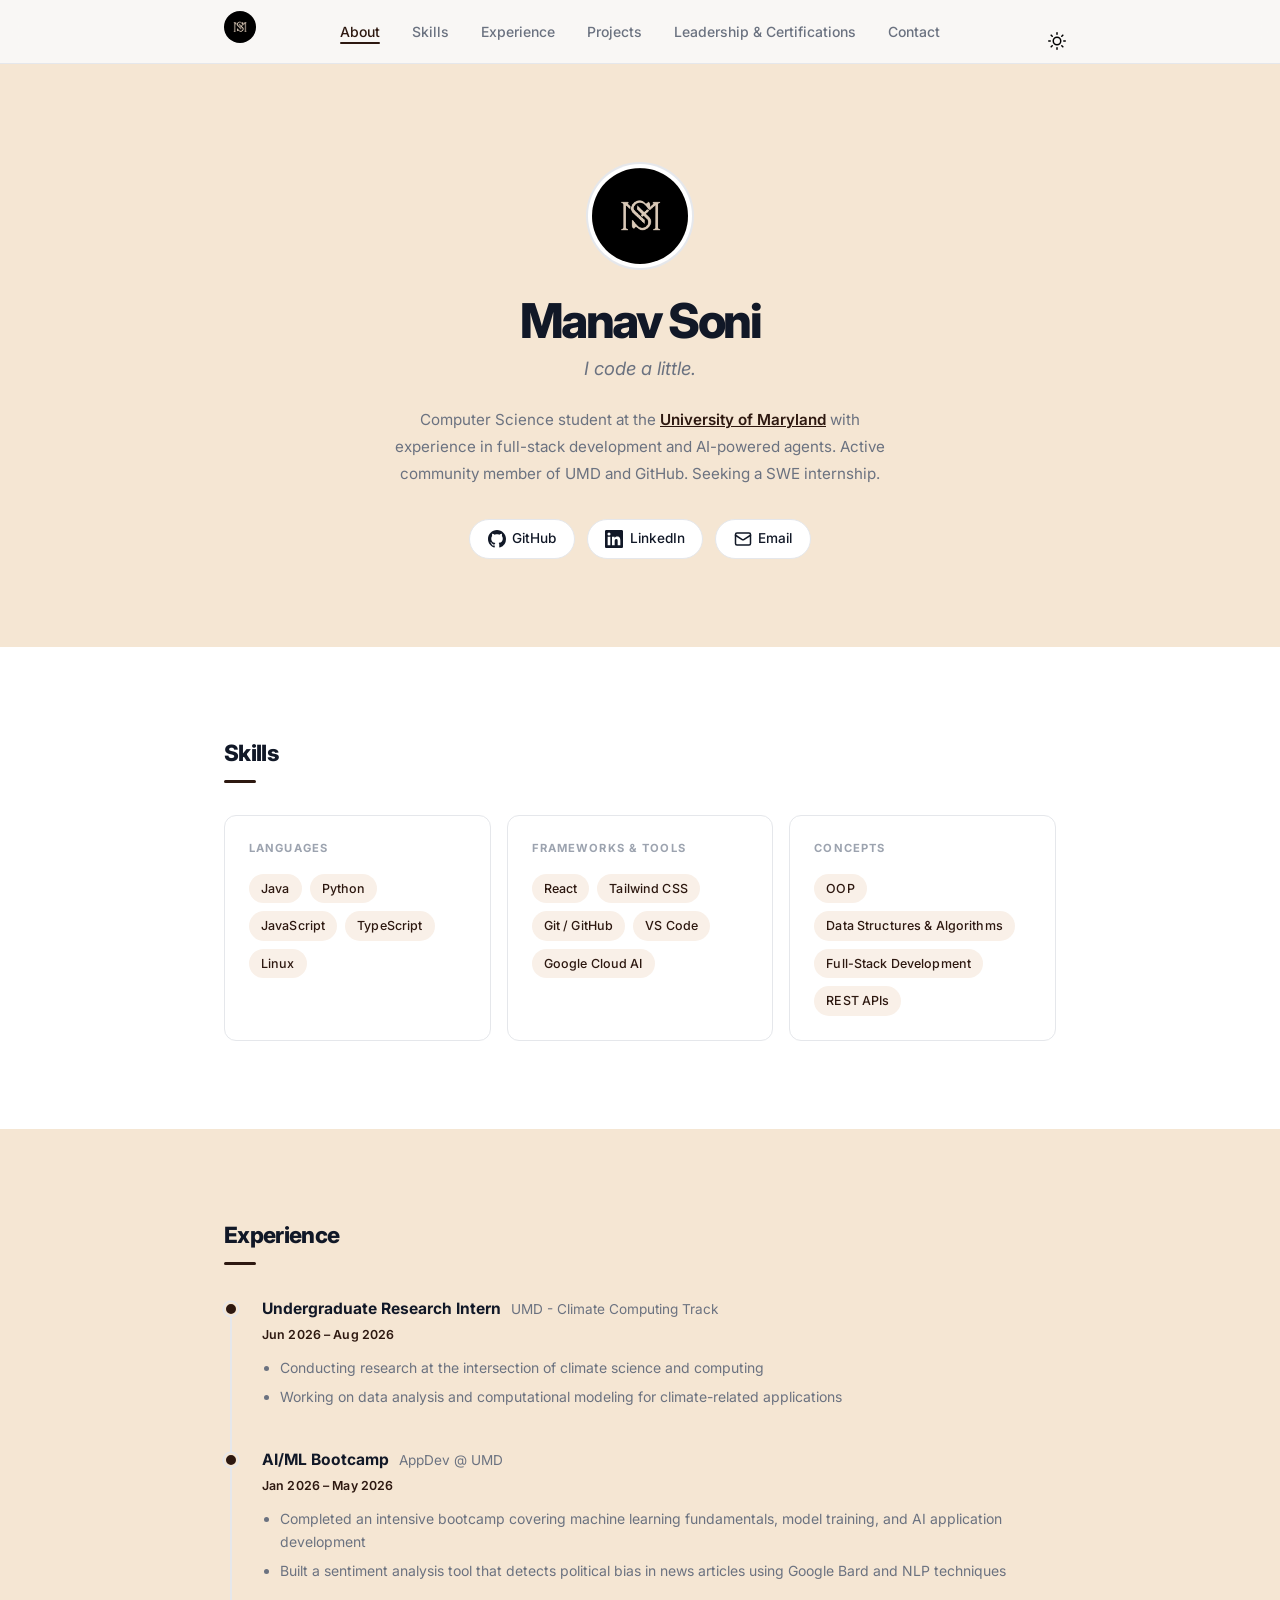
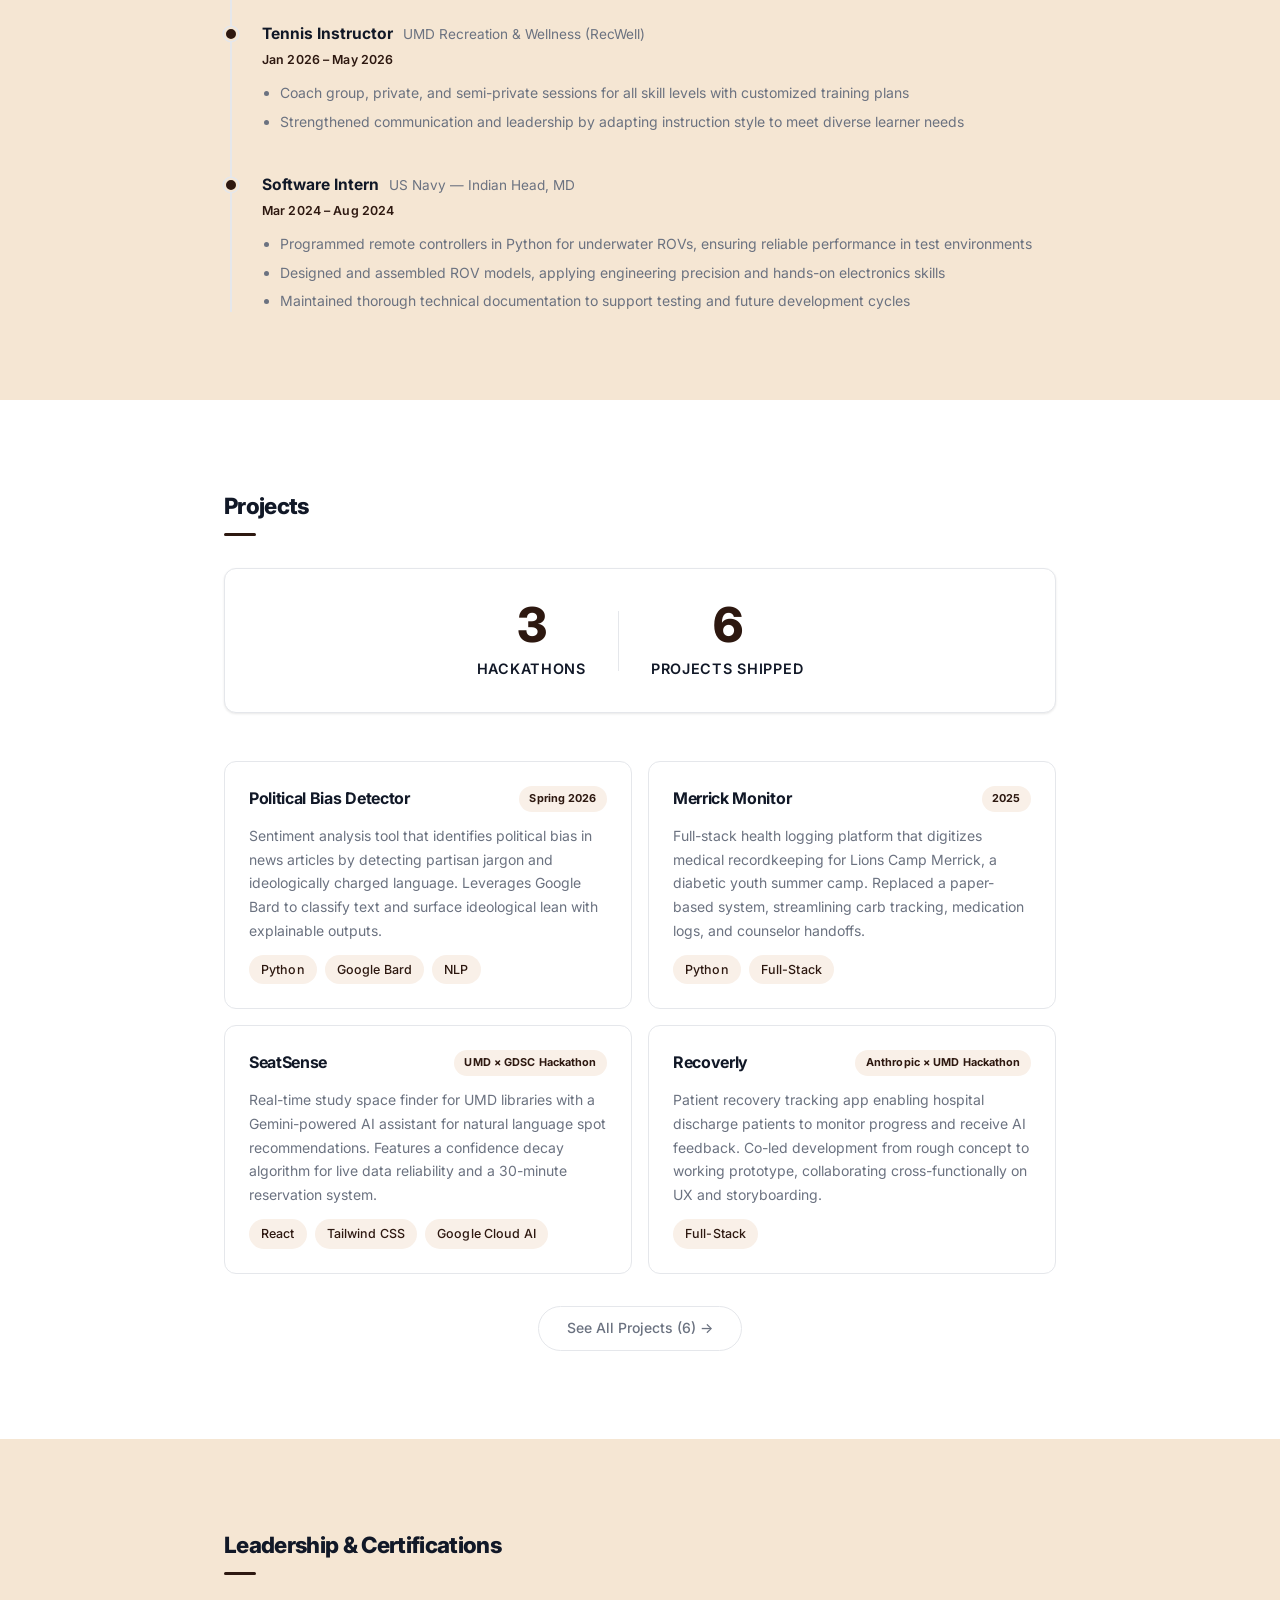
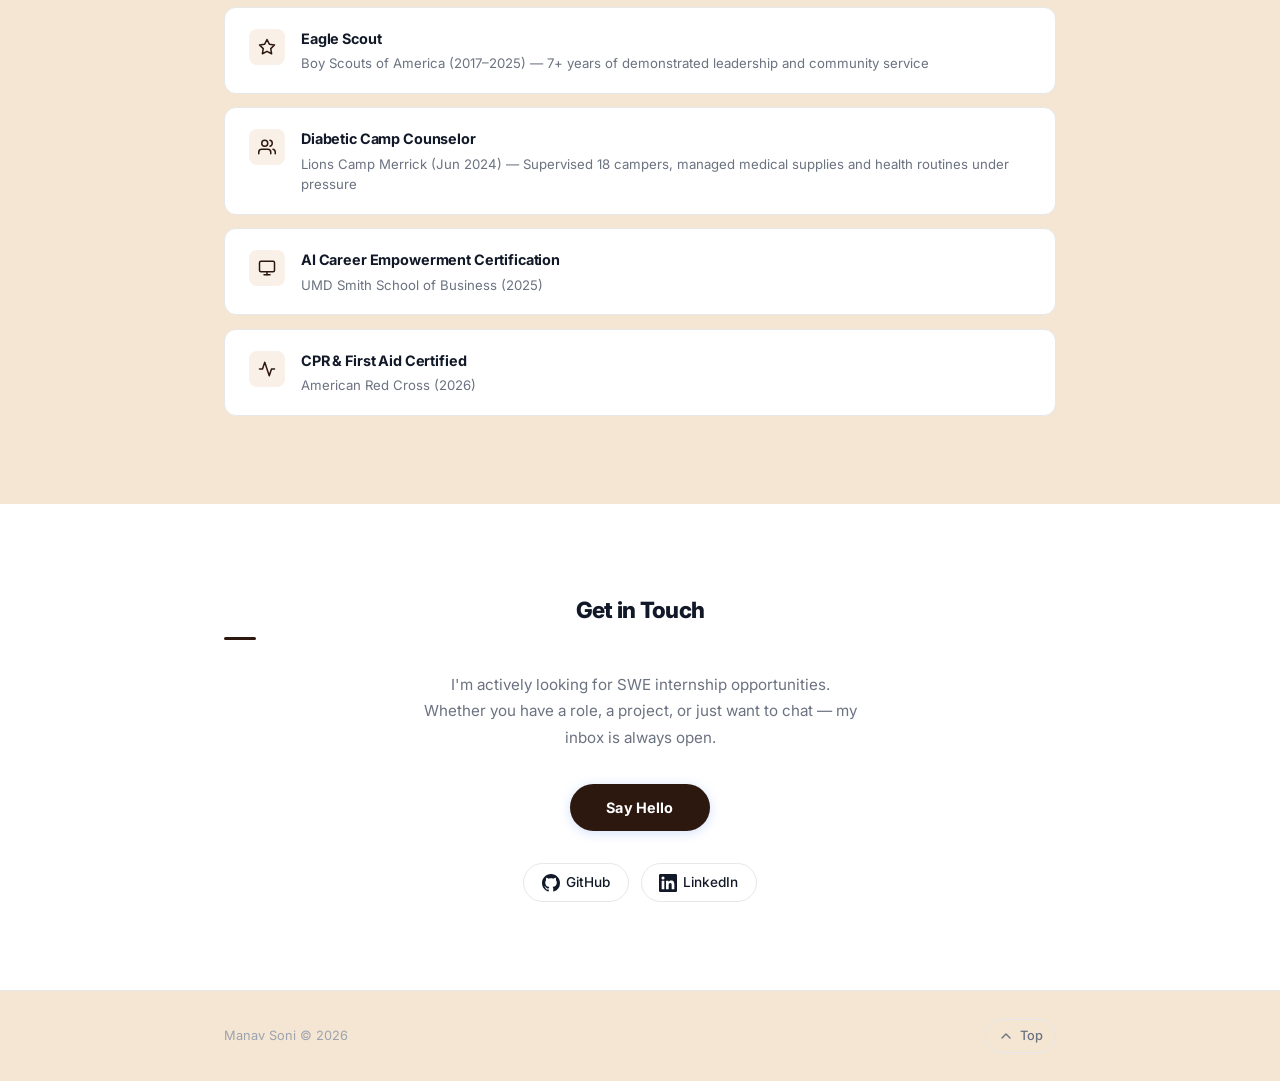
<file: index.html>
<!DOCTYPE html>
<html lang="en">
<head>
  <meta charset="UTF-8" />
  <meta name="viewport" content="width=device-width, initial-scale=1.0" />
  <title>Manav Soni — CS Student & Developer</title>
  <meta name="description" content="CS student at UMD building full-stack apps and AI-powered tools. Seeking a SWE internship." />
  <link rel="preconnect" href="https://fonts.googleapis.com" />
  <link rel="preconnect" href="https://fonts.gstatic.com" crossorigin />
  <link href="https://fonts.googleapis.com/css2?family=Inter:wght@300;400;500;600;700;800&display=swap" rel="stylesheet" />
  <link rel="stylesheet" href="style.css" />
</head>
<body>

  <!-- NAV -->
  <header class="nav">
    <div class="container nav-inner">
      <a href="#" class="nav-logo"><img src="logo.jpeg" alt="Manav" class="nav-logo-img"></a>
      <ul class="nav-links">
        <li><a href="#about">About</a></li>
        <li><a href="#skills">Skills</a></li>
        <li><a href="#experience">Experience</a></li>
        <li><a href="#projects">Projects</a></li>
        <li><a href="#leadership">Leadership &amp; Certifications</a></li>
        <li><a href="#contact">Contact</a></li>
      </ul>
      <button class="theme-toggle" aria-label="Toggle theme" title="Toggle dark/light mode">
        <svg class="sun-icon" xmlns="http://www.w3.org/2000/svg" viewBox="0 0 24 24" fill="none" stroke="currentColor" stroke-width="2" stroke-linecap="round" stroke-linejoin="round" width="18" height="18">
          <circle cx="12" cy="12" r="5"/>
          <line x1="12" y1="1" x2="12" y2="3"/>
          <line x1="12" y1="21" x2="12" y2="23"/>
          <line x1="4.22" y1="4.22" x2="5.64" y2="5.64"/>
          <line x1="18.36" y1="18.36" x2="19.78" y2="19.78"/>
          <line x1="1" y1="12" x2="3" y2="12"/>
          <line x1="21" y1="12" x2="23" y2="12"/>
          <line x1="4.22" y1="19.78" x2="5.64" y2="18.36"/>
          <line x1="18.36" y1="5.64" x2="19.78" y2="4.22"/>
        </svg>
        <svg class="moon-icon" xmlns="http://www.w3.org/2000/svg" viewBox="0 0 24 24" fill="none" stroke="currentColor" stroke-width="2" stroke-linecap="round" stroke-linejoin="round" width="18" height="18">
          <path d="M21 12.79A9 9 0 1 1 11.21 3 7 7 0 0 0 21 12.79z"/>
        </svg>
      </button>
      <button class="nav-toggle" aria-label="Toggle menu" aria-expanded="false">
        <span></span><span></span><span></span>
      </button>
    </div>
  </header>

  <main>

    <!-- HERO -->
    <section id="about" class="section hero">
      <div class="container hero-inner fade-in">
        <img src="logo.jpeg" alt="Manav Soni" class="avatar">
        <h1 class="hero-name">Manav Soni</h1>
        <p class="hero-tagline">I code a little.</p>
        <p class="hero-bio">
          Computer Science student at the <a href="https://www.cs.umd.edu/" target="_blank" rel="noopener" class="highlight">University of Maryland</a> with experience in
          full-stack development and AI-powered agents. Active community member of UMD and GitHub.
          Seeking a SWE internship.
        </p>
        <div class="social-links">
          <!-- Update YOUR_USERNAME with your actual GitHub username -->
          <a href="https://github.com/NavCodesBig" target="_blank" rel="noopener" class="social-link">
            <svg xmlns="http://www.w3.org/2000/svg" viewBox="0 0 24 24" fill="currentColor" width="18" height="18" aria-hidden="true">
              <path d="M12 0C5.37 0 0 5.37 0 12c0 5.31 3.435 9.795 8.205 11.385.6.105.825-.255.825-.57 0-.285-.015-1.23-.015-2.235-3.015.555-3.795-.735-4.035-1.41-.135-.345-.72-1.41-1.23-1.695-.42-.225-1.02-.78-.015-.795.945-.015 1.62.87 1.845 1.23 1.08 1.815 2.805 1.305 3.495.99.105-.78.42-1.305.765-1.605-2.67-.3-5.46-1.335-5.46-5.925 0-1.305.465-2.385 1.23-3.225-.12-.3-.54-1.53.12-3.18 0 0 1.005-.315 3.3 1.23.96-.27 1.98-.405 3-.405s2.04.135 3 .405c2.295-1.56 3.3-1.23 3.3-1.23.66 1.65.24 2.88.12 3.18.765.84 1.23 1.905 1.23 3.225 0 4.605-2.805 5.625-5.475 5.925.435.375.81 1.095.81 2.22 0 1.605-.015 2.895-.015 3.3 0 .315.225.69.825.57A12.02 12.02 0 0 0 24 12c0-6.63-5.37-12-12-12z"/>
            </svg>
            GitHub
          </a>
          <!-- Update YOUR_USERNAME with your actual LinkedIn username -->
          <a href="https://www.linkedin.com/in/manav-soni-2040202b2/" target="_blank" rel="noopener" class="social-link">
            <svg xmlns="http://www.w3.org/2000/svg" viewBox="0 0 24 24" fill="currentColor" width="18" height="18" aria-hidden="true">
              <path d="M20.447 20.452h-3.554v-5.569c0-1.328-.027-3.037-1.852-3.037-1.853 0-2.136 1.445-2.136 2.939v5.667H9.351V9h3.414v1.561h.046c.477-.9 1.637-1.85 3.37-1.85 3.601 0 4.267 2.37 4.267 5.455v6.286zM5.337 7.433a2.062 2.062 0 0 1-2.063-2.065 2.064 2.064 0 1 1 2.063 2.065zm1.782 13.019H3.555V9h3.564v11.452zM22.225 0H1.771C.792 0 0 .774 0 1.729v20.542C0 23.227.792 24 1.771 24h20.451C23.2 24 24 23.227 24 22.271V1.729C24 .774 23.2 0 22.222 0h.003z"/>
            </svg>
            LinkedIn
          </a>
          <a href="mailto:manavsoni07@gmail.com" class="social-link">
            <svg xmlns="http://www.w3.org/2000/svg" viewBox="0 0 24 24" fill="none" stroke="currentColor" stroke-width="2" stroke-linecap="round" stroke-linejoin="round" width="18" height="18" aria-hidden="true">
              <rect x="2" y="4" width="20" height="16" rx="2"/>
              <path d="m22 7-8.97 5.7a1.94 1.94 0 0 1-2.06 0L2 7"/>
            </svg>
            Email
          </a>
        </div>
      </div>
    </section>

    <!-- SKILLS -->
    <section id="skills" class="section alt-bg">
      <div class="container">
        <h2 class="section-title">Skills</h2>
        <div class="skills-grid">
          <div class="skill-card fade-in">
            <h3>Languages</h3>
            <div class="tags">
              <span class="tag">Java</span>
              <span class="tag">Python</span>
              <span class="tag">JavaScript</span>
              <span class="tag">TypeScript</span>
              <span class="tag">Linux</span>
            </div>
          </div>
          <div class="skill-card fade-in" style="--delay: 0.1s">
            <h3>Frameworks &amp; Tools</h3>
            <div class="tags">
              <span class="tag">React</span>
              <span class="tag">Tailwind CSS</span>
              <span class="tag">Git / GitHub</span>
              <span class="tag">VS Code</span>
              <span class="tag">Google Cloud AI</span>
            </div>
          </div>
          <div class="skill-card fade-in" style="--delay: 0.2s">
            <h3>Concepts</h3>
            <div class="tags">
              <span class="tag">OOP</span>
              <span class="tag">Data Structures &amp; Algorithms</span>
              <span class="tag">Full-Stack Development</span>
              <span class="tag">REST APIs</span>
            </div>
          </div>
        </div>
      </div>
    </section>

    <!-- EXPERIENCE -->
    <section id="experience" class="section">
      <div class="container">
        <h2 class="section-title">Experience</h2>
        <div class="timeline">

          <div class="timeline-item fade-in">
            <div class="timeline-dot"></div>
            <div class="timeline-content">
              <div class="timeline-header">
                <h3>Undergraduate Research Intern</h3>
                <span class="timeline-org">UMD - Climate Computing Track</span>
              </div>
              <span class="timeline-date">Jun 2026 &ndash; Aug 2026</span>
              <ul>
                <li>Conducting research at the intersection of climate science and computing</li>
                <li>Working on data analysis and computational modeling for climate-related applications</li>
              </ul>
            </div>
          </div>

          <div class="timeline-item fade-in" style="--delay: 0.05s">
            <div class="timeline-dot"></div>
            <div class="timeline-content">
              <div class="timeline-header">
                <h3>AI/ML Bootcamp</h3>
                <span class="timeline-org">AppDev @ UMD</span>
              </div>
              <span class="timeline-date">Jan 2026 &ndash; May 2026</span>
              <ul>
                <li>Completed an intensive bootcamp covering machine learning fundamentals, model training, and AI application development</li>
                <li>Built a sentiment analysis tool that detects political bias in news articles using Google Bard and NLP techniques</li>
              </ul>
            </div>
          </div>

          <div class="timeline-item fade-in" style="--delay: 0.1s">
            <div class="timeline-dot"></div>
            <div class="timeline-content">
              <div class="timeline-header">
                <h3>Tennis Instructor</h3>
                <span class="timeline-org">UMD Recreation &amp; Wellness (RecWell)</span>
              </div>
              <span class="timeline-date">Jan 2026 &ndash; May 2026</span>
              <ul>
                <li>Coach group, private, and semi-private sessions for all skill levels with customized training plans</li>
                <li>Strengthened communication and leadership by adapting instruction style to meet diverse learner needs</li>
              </ul>
            </div>
          </div>

          <div class="timeline-item fade-in" style="--delay: 0.2s">
            <div class="timeline-dot"></div>
            <div class="timeline-content">
              <div class="timeline-header">
                <h3>Software Intern</h3>
                <span class="timeline-org">US Navy &mdash; Indian Head, MD</span>
              </div>
              <span class="timeline-date">Mar 2024 &ndash; Aug 2024</span>
              <ul>
                <li>Programmed remote controllers in Python for underwater ROVs, ensuring reliable performance in test environments</li>
                <li>Designed and assembled ROV models, applying engineering precision and hands-on electronics skills</li>
                <li>Maintained thorough technical documentation to support testing and future development cycles</li>
              </ul>
            </div>
          </div>

        </div>
      </div>
    </section>

    <!-- PROJECTS -->
    <section id="projects" class="section alt-bg">
      <div class="container">
        <h2 class="section-title">Projects</h2>
        
        <!-- HACKATHON STATS -->
        <div class="hackathon-stats fade-in">
          <div class="stat-item">
            <div class="stat-number">3</div>
            <div class="stat-label">Hackathons</div>
          </div>
          <div class="stat-divider"></div>
          <div class="stat-item">
            <div class="stat-number">6</div>
            <div class="stat-label">Projects Shipped</div>
          </div>
        </div>
        
        <div class="projects-grid">

          <a href="political-bias-detector.html" class="project-card fade-in">
            <div class="project-header">
              <h3>Political Bias Detector</h3>
              <span class="project-badge">Spring 2026</span>
            </div>
            <p>Sentiment analysis tool that identifies political bias in news articles by detecting partisan jargon and ideologically charged language. Leverages Google Bard to classify text and surface ideological lean with explainable outputs.</p>
            <div class="tags">
              <span class="tag">Python</span>
              <span class="tag">Google Bard</span>
              <span class="tag">NLP</span>
            </div>
          </a>

          <a href="merrick-monitor.html" class="project-card fade-in" style="--delay: 0.1s">
            <div class="project-header">
              <h3>Merrick Monitor</h3>
              <span class="project-badge">2025</span>
            </div>
            <p>Full-stack health logging platform that digitizes medical recordkeeping for Lions Camp Merrick, a diabetic youth summer camp. Replaced a paper-based system, streamlining carb tracking, medication logs, and counselor handoffs.</p>
            <div class="tags">
              <span class="tag">Python</span>
              <span class="tag">Full-Stack</span>
            </div>
          </a>

          <a href="seatsense.html" class="project-card fade-in" style="--delay: 0.15s">
            <div class="project-header">
              <h3>SeatSense</h3>
              <span class="project-badge">UMD &times; GDSC Hackathon</span>
            </div>
            <p>Real-time study space finder for UMD libraries with a Gemini-powered AI assistant for natural language spot recommendations. Features a confidence decay algorithm for live data reliability and a 30-minute reservation system.</p>
            <div class="tags">
              <span class="tag">React</span>
              <span class="tag">Tailwind CSS</span>
              <span class="tag">Google Cloud AI</span>
            </div>
          </a>

          <a href="recoverly.html" class="project-card fade-in" style="--delay: 0.2s">
            <div class="project-header">
              <h3>Recoverly</h3>
              <span class="project-badge">Anthropic &times; UMD Hackathon</span>
            </div>
            <p>Patient recovery tracking app enabling hospital discharge patients to monitor progress and receive AI feedback. Co-led development from rough concept to working prototype, collaborating cross-functionally on UX and storyboarding.</p>
            <div class="tags">
              <span class="tag">Full-Stack</span>
            </div>
          </a>

        </div>
        <div style="text-align:center; margin-top:2rem;">
          <a href="all-projects.html" class="btn-see-more">See All Projects (6) →</a>
        </div>
      </div>
    </section>

    <!-- LEADERSHIP & CERTS -->
    <section id="leadership" class="section">
      <div class="container">
        <h2 class="section-title">Leadership &amp; Certifications</h2>
        <div class="certs-grid">

          <div class="cert-item fade-in">
            <div class="cert-icon">
              <svg xmlns="http://www.w3.org/2000/svg" viewBox="0 0 24 24" fill="none" stroke="currentColor" stroke-width="2" stroke-linecap="round" stroke-linejoin="round" width="18" height="18"><polygon points="12 2 15.09 8.26 22 9.27 17 14.14 18.18 21.02 12 17.77 5.82 21.02 7 14.14 2 9.27 8.91 8.26 12 2"/></svg>
            </div>
            <div>
              <h4>Eagle Scout</h4>
              <p>Boy Scouts of America (2017&ndash;2025) &mdash; 7+ years of demonstrated leadership and community service</p>
            </div>
          </div>

          <div class="cert-item fade-in" style="--delay: 0.1s">
            <div class="cert-icon">
              <svg xmlns="http://www.w3.org/2000/svg" viewBox="0 0 24 24" fill="none" stroke="currentColor" stroke-width="2" stroke-linecap="round" stroke-linejoin="round" width="18" height="18"><path d="M17 21v-2a4 4 0 0 0-4-4H5a4 4 0 0 0-4 4v2"/><circle cx="9" cy="7" r="4"/><path d="M23 21v-2a4 4 0 0 0-3-3.87"/><path d="M16 3.13a4 4 0 0 1 0 7.75"/></svg>
            </div>
            <div>
              <h4>Diabetic Camp Counselor</h4>
              <p>Lions Camp Merrick (Jun 2024) &mdash; Supervised 18 campers, managed medical supplies and health routines under pressure</p>
            </div>
          </div>

          <div class="cert-item fade-in" style="--delay: 0.15s">
            <div class="cert-icon">
              <svg xmlns="http://www.w3.org/2000/svg" viewBox="0 0 24 24" fill="none" stroke="currentColor" stroke-width="2" stroke-linecap="round" stroke-linejoin="round" width="18" height="18"><rect x="2" y="3" width="20" height="14" rx="2" ry="2"/><line x1="8" y1="21" x2="16" y2="21"/><line x1="12" y1="17" x2="12" y2="21"/></svg>
            </div>
            <div>
              <h4>AI Career Empowerment Certification</h4>
              <p>UMD Smith School of Business (2025)</p>
            </div>
          </div>

          <div class="cert-item fade-in" style="--delay: 0.2s">
            <div class="cert-icon">
              <svg xmlns="http://www.w3.org/2000/svg" viewBox="0 0 24 24" fill="none" stroke="currentColor" stroke-width="2" stroke-linecap="round" stroke-linejoin="round" width="18" height="18"><path d="M22 12h-4l-3 9L9 3l-3 9H2"/></svg>
            </div>
            <div>
              <h4>CPR &amp; First Aid Certified</h4>
              <p>American Red Cross (2026)</p>
            </div>
          </div>

        </div>
      </div>
    </section>

    <!-- CONTACT -->
    <section id="contact" class="section alt-bg">
      <div class="container contact-inner fade-in">
        <h2 class="section-title" style="text-align:center">Get in Touch</h2>
        <p class="contact-sub">
          I'm actively looking for SWE internship opportunities. Whether you have a role, a project,
          or just want to chat &mdash; my inbox is always open.
        </p>
        <a href="mailto:manavsoni07@gmail.com" class="btn-primary">Say Hello</a>
        <div class="social-links" style="margin-top: 2rem;">
          <a href="https://github.com/NavCodesBig" target="_blank" rel="noopener" class="social-link">
            <svg xmlns="http://www.w3.org/2000/svg" viewBox="0 0 24 24" fill="currentColor" width="18" height="18" aria-hidden="true">
              <path d="M12 0C5.37 0 0 5.37 0 12c0 5.31 3.435 9.795 8.205 11.385.6.105.825-.255.825-.57 0-.285-.015-1.23-.015-2.235-3.015.555-3.795-.735-4.035-1.41-.135-.345-.72-1.41-1.23-1.695-.42-.225-1.02-.78-.015-.795.945-.015 1.62.87 1.845 1.23 1.08 1.815 2.805 1.305 3.495.99.105-.78.42-1.305.765-1.605-2.67-.3-5.46-1.335-5.46-5.925 0-1.305.465-2.385 1.23-3.225-.12-.3-.54-1.53.12-3.18 0 0 1.005-.315 3.3 1.23.96-.27 1.98-.405 3-.405s2.04.135 3 .405c2.295-1.56 3.3-1.23 3.3-1.23.66 1.65.24 2.88.12 3.18.765.84 1.23 1.905 1.23 3.225 0 4.605-2.805 5.625-5.475 5.925.435.375.81 1.095.81 2.22 0 1.605-.015 2.895-.015 3.3 0 .315.225.69.825.57A12.02 12.02 0 0 0 24 12c0-6.63-5.37-12-12-12z"/>
            </svg>
            GitHub
          </a>
          <a href="https://www.linkedin.com/in/manav-soni-2040202b2/" target="_blank" rel="noopener" class="social-link">
            <svg xmlns="http://www.w3.org/2000/svg" viewBox="0 0 24 24" fill="currentColor" width="18" height="18" aria-hidden="true">
              <path d="M20.447 20.452h-3.554v-5.569c0-1.328-.027-3.037-1.852-3.037-1.853 0-2.136 1.445-2.136 2.939v5.667H9.351V9h3.414v1.561h.046c.477-.9 1.637-1.85 3.37-1.85 3.601 0 4.267 2.37 4.267 5.455v6.286zM5.337 7.433a2.062 2.062 0 0 1-2.063-2.065 2.064 2.064 0 1 1 2.063 2.065zm1.782 13.019H3.555V9h3.564v11.452zM22.225 0H1.771C.792 0 0 .774 0 1.729v20.542C0 23.227.792 24 1.771 24h20.451C23.2 24 24 23.227 24 22.271V1.729C24 .774 23.2 0 22.222 0h.003z"/>
            </svg>
            LinkedIn
          </a>
        </div>
      </div>
    </section>

  </main>

  <!-- FOOTER -->
  <footer>
    <div class="container footer-inner">
      <p>Manav Soni &copy; 2026</p>
      <a href="#" class="back-to-top" aria-label="Back to top">
        <svg xmlns="http://www.w3.org/2000/svg" viewBox="0 0 24 24" fill="none" stroke="currentColor" stroke-width="2" stroke-linecap="round" stroke-linejoin="round" width="16" height="16"><polyline points="18 15 12 9 6 15"/></svg>
        Top
      </a>
    </div>
  </footer>

  <script src="script.js"></script>
</body>
</html>
</file>
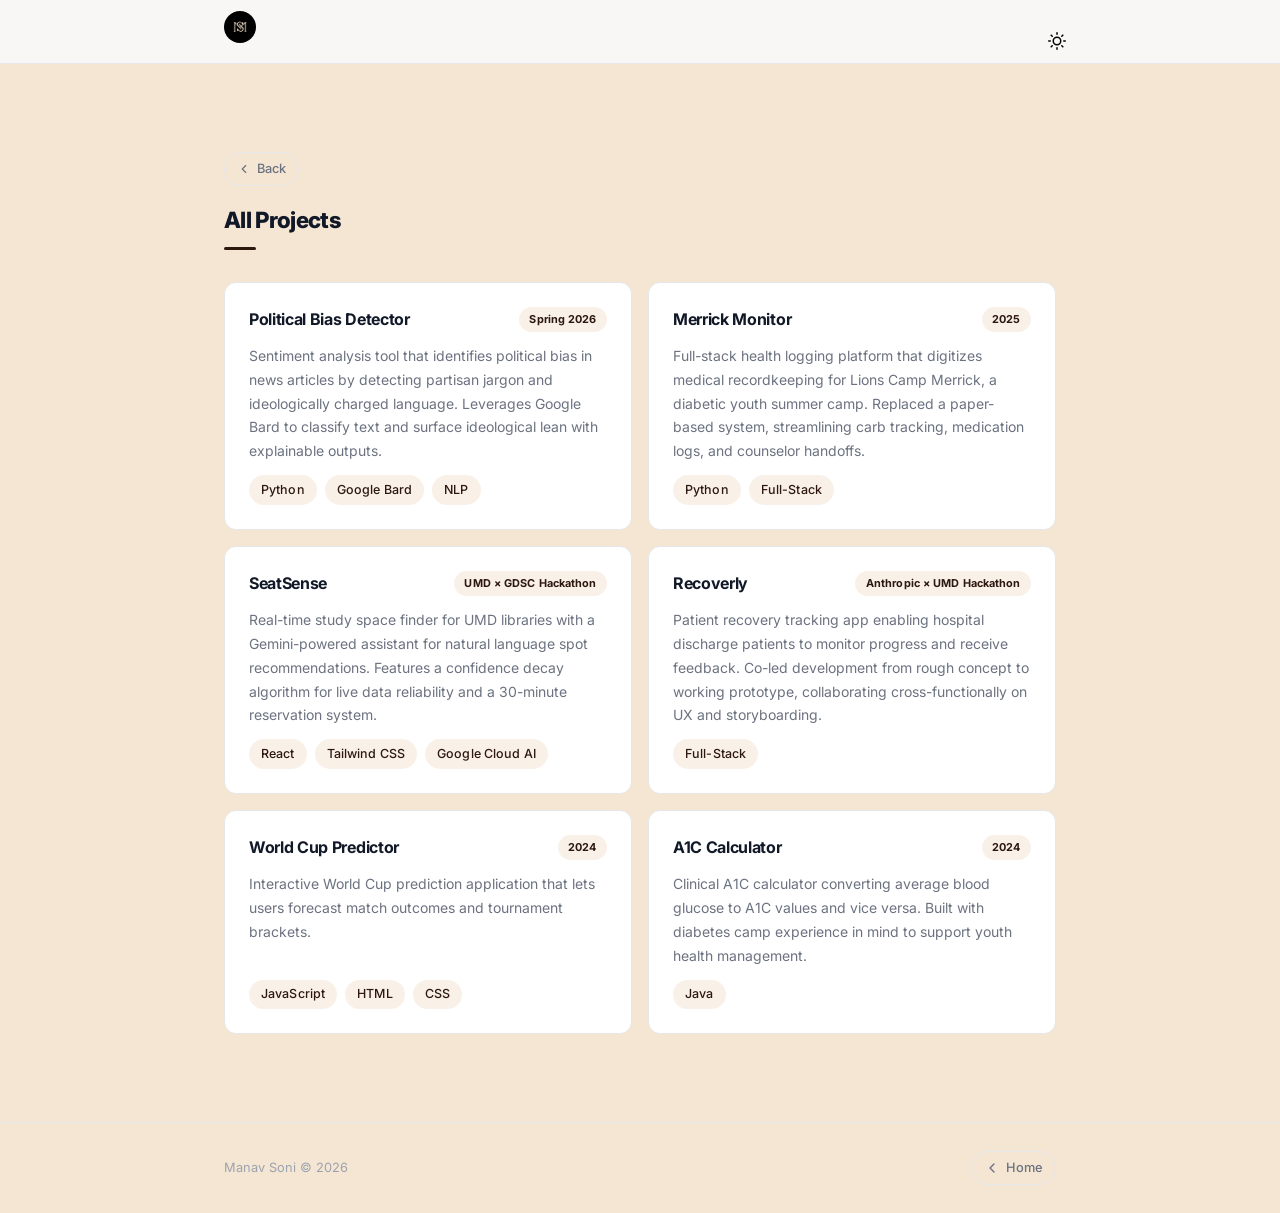
<file: all-projects.html>
<!DOCTYPE html>
<html lang="en">
<head>
  <meta charset="UTF-8" />
  <meta name="viewport" content="width=device-width, initial-scale=1.0" />
  <title>All Projects — Manav Soni</title>
  <link rel="preconnect" href="https://fonts.googleapis.com" />
  <link rel="preconnect" href="https://fonts.gstatic.com" crossorigin />
  <link href="https://fonts.googleapis.com/css2?family=Inter:wght@300;400;500;600;700;800&display=swap" rel="stylesheet" />
  <link rel="stylesheet" href="style.css" />
</head>
<body>
  <header class="nav">
    <div class="container nav-inner">
      <a href="index.html" class="nav-logo"><img src="logo.jpeg" alt="Manav" class="nav-logo-img"></a>
      <button class="theme-toggle" aria-label="Toggle theme" title="Toggle dark/light mode">
        <svg class="sun-icon" xmlns="http://www.w3.org/2000/svg" viewBox="0 0 24 24" fill="none" stroke="currentColor" stroke-width="2" stroke-linecap="round" stroke-linejoin="round" width="18" height="18">
          <circle cx="12" cy="12" r="5"/>
          <line x1="12" y1="1" x2="12" y2="3"/>
          <line x1="12" y1="21" x2="12" y2="23"/>
          <line x1="1" y1="12" x2="3" y2="12"/>
          <line x1="21" y1="12" x2="23" y2="12"/>
          <line x1="4.22" y1="4.22" x2="5.64" y2="5.64"/>
          <line x1="18.36" y1="18.36" x2="19.78" y2="19.78"/>
          <line x1="4.22" y1="19.78" x2="5.64" y2="18.36"/>
          <line x1="18.36" y1="5.64" x2="19.78" y2="4.22"/>
        </svg>
        <svg class="moon-icon" xmlns="http://www.w3.org/2000/svg" viewBox="0 0 24 24" fill="none" stroke="currentColor" stroke-width="2" stroke-linecap="round" stroke-linejoin="round" width="18" height="18">
          <path d="M21 12.79A9 9 0 1 1 11.21 3 7 7 0 0 0 21 12.79z"/>
        </svg>
      </button>
    </div>
  </header>

  <main class="section">
    <div class="container">
      <div style="margin-bottom:2rem;">
        <a href="index.html#projects" class="back-to-top" style="display:inline-flex; align-items:center; gap:0.35rem; margin-bottom:1rem;">
          <svg xmlns="http://www.w3.org/2000/svg" viewBox="0 0 24 24" fill="none" stroke="currentColor" stroke-width="2" stroke-linecap="round" stroke-linejoin="round" width="14" height="14"><polyline points="15 18 9 12 15 6"/></svg>
          Back
        </a>
        <h1 class="section-title">All Projects</h1>
      </div>

      <div class="projects-grid">

        <a href="political-bias-detector.html" class="project-card fade-in">
          <div class="project-header">
            <h3>Political Bias Detector</h3>
            <span class="project-badge">Spring 2026</span>
          </div>
          <p>Sentiment analysis tool that identifies political bias in news articles by detecting partisan jargon and ideologically charged language. Leverages Google Bard to classify text and surface ideological lean with explainable outputs.</p>
          <div class="tags">
            <span class="tag">Python</span>
            <span class="tag">Google Bard</span>
            <span class="tag">NLP</span>
          </div>
        </a>

        <a href="merrick-monitor.html" class="project-card fade-in" style="--delay: 0.05s">
          <div class="project-header">
            <h3>Merrick Monitor</h3>
            <span class="project-badge">2025</span>
          </div>
          <p>Full-stack health logging platform that digitizes medical recordkeeping for Lions Camp Merrick, a diabetic youth summer camp. Replaced a paper-based system, streamlining carb tracking, medication logs, and counselor handoffs.</p>
          <div class="tags">
            <span class="tag">Python</span>
            <span class="tag">Full-Stack</span>
          </div>
        </a>

        <a href="seatsense.html" class="project-card fade-in" style="--delay: 0.1s">
          <div class="project-header">
            <h3>SeatSense</h3>
            <span class="project-badge">UMD &times; GDSC Hackathon</span>
          </div>
          <p>Real-time study space finder for UMD libraries with a Gemini-powered assistant for natural language spot recommendations. Features a confidence decay algorithm for live data reliability and a 30-minute reservation system.</p>
          <div class="tags">
            <span class="tag">React</span>
            <span class="tag">Tailwind CSS</span>
            <span class="tag">Google Cloud AI</span>
          </div>
        </a>

        <a href="recoverly.html" class="project-card fade-in" style="--delay: 0.15s">
          <div class="project-header">
            <h3>Recoverly</h3>
            <span class="project-badge">Anthropic &times; UMD Hackathon</span>
          </div>
          <p>Patient recovery tracking app enabling hospital discharge patients to monitor progress and receive feedback. Co-led development from rough concept to working prototype, collaborating cross-functionally on UX and storyboarding.</p>
          <div class="tags">
            <span class="tag">Full-Stack</span>
          </div>
        </a>

        <a href="https://github.com/NavCodesBig/world-cup-predictor" target="_blank" rel="noopener" class="project-card fade-in" style="--delay: 0.2s">
          <div class="project-header">
            <h3>World Cup Predictor</h3>
            <span class="project-badge">2024</span>
          </div>
          <p>Interactive World Cup prediction application that lets users forecast match outcomes and tournament brackets.</p>
          <div class="tags">
            <span class="tag">JavaScript</span>
            <span class="tag">HTML</span>
            <span class="tag">CSS</span>
          </div>
        </a>

        <a href="https://github.com/NavCodesBig/A1C.Calc" target="_blank" rel="noopener" class="project-card fade-in" style="--delay: 0.25s">
          <div class="project-header">
            <h3>A1C Calculator</h3>
            <span class="project-badge">2024</span>
          </div>
          <p>Clinical A1C calculator converting average blood glucose to A1C values and vice versa. Built with diabetes camp experience in mind to support youth health management.</p>
          <div class="tags">
            <span class="tag">Java</span>
          </div>
        </a>

      </div>
    </div>
  </main>

  <footer>
    <div class="container footer-inner">
      <p>Manav Soni &copy; 2026</p>
      <a href="index.html" class="back-to-top">
        <svg xmlns="http://www.w3.org/2000/svg" viewBox="0 0 24 24" fill="none" stroke="currentColor" stroke-width="2" stroke-linecap="round" stroke-linejoin="round" width="16" height="16"><polyline points="15 18 9 12 15 6"/></svg>
        Home
      </a>
    </div>
  </footer>

  <script>
    const themeToggle = document.querySelector('.theme-toggle');
    const html = document.documentElement;
    const currentTheme = localStorage.getItem('theme') || 'light';
    html.setAttribute('data-theme', currentTheme);
    themeToggle.addEventListener('click', () => {
      const t = html.getAttribute('data-theme');
      const next = t === 'light' ? 'dark' : 'light';
      html.setAttribute('data-theme', next);
      localStorage.setItem('theme', next);
    });

    const fadeObserver = new IntersectionObserver(
      (entries) => {
        entries.forEach(entry => {
          if (entry.isIntersecting) {
            entry.target.classList.add('visible');
            fadeObserver.unobserve(entry.target);
          }
        });
      },
      { threshold: 0.12 }
    );
    document.querySelectorAll('.fade-in').forEach(el => fadeObserver.observe(el));
  </script>
</body>
</html>
</file>
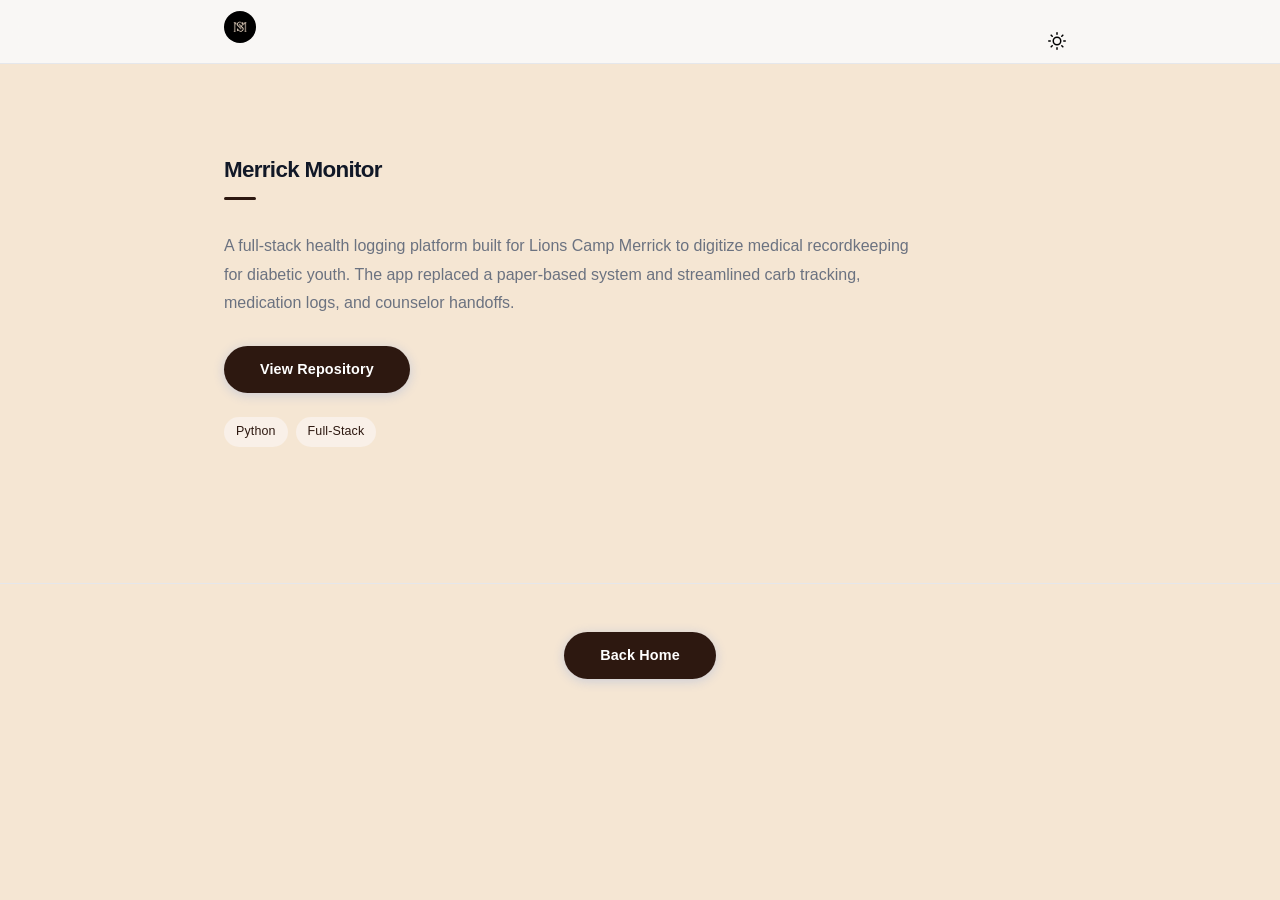
<file: merrick-monitor.html>
<!DOCTYPE html>
<html lang="en">
<head>
  <meta charset="UTF-8" />
  <meta name="viewport" content="width=device-width, initial-scale=1.0" />
  <title>Merrick Monitor — Manav Soni</title>
  <link rel="stylesheet" href="style.css" />
</head>
<body>
  <header class="nav">
    <div class="container nav-inner">
      <a href="index.html" class="nav-logo"><img src="logo.jpeg" alt="Manav" class="nav-logo-img"></a>
      <button class="theme-toggle" aria-label="Toggle theme" title="Toggle dark/light mode">
        <svg class="sun-icon" xmlns="http://www.w3.org/2000/svg" viewBox="0 0 24 24" fill="none" stroke="currentColor" stroke-width="2" stroke-linecap="round" stroke-linejoin="round" width="18" height="18">
          <circle cx="12" cy="12" r="5"/>
          <line x1="12" y1="1" x2="12" y2="3"/>
          <line x1="12" y1="21" x2="12" y2="23"/>
          <line x1="4.22" y1="4.22" x2="5.64" y2="5.64"/>
          <line x1="18.36" y1="18.36" x2="19.78" y2="19.78"/>
          <line x1="1" y1="12" x2="3" y2="12"/>
          <line x1="21" y1="12" x2="23" y2="12"/>
          <line x1="4.22" y1="19.78" x2="5.64" y2="18.36"/>
          <line x1="18.36" y1="5.64" x2="19.78" y2="4.22"/>
        </svg>
        <svg class="moon-icon" xmlns="http://www.w3.org/2000/svg" viewBox="0 0 24 24" fill="none" stroke="currentColor" stroke-width="2" stroke-linecap="round" stroke-linejoin="round" width="18" height="18">
          <path d="M21 12.79A9 9 0 1 1 11.21 3 7 7 0 0 0 21 12.79z"/>
        </svg>
      </button>
    </div>
  </header>

  <main class="section">
    <div class="container">
      <h1 class="section-title">Merrick Monitor</h1>
      <p class="project-detail-text">A full-stack health logging platform built for Lions Camp Merrick to digitize medical recordkeeping for diabetic youth. The app replaced a paper-based system and streamlined carb tracking, medication logs, and counselor handoffs.</p>
      <div class="detail-links">
        <a href="https://github.com/NavCodesBig/merrick-monitor" target="_blank" rel="noopener" class="btn-primary">View Repository</a>
      </div>
      <div class="tags" style="margin-top:1.5rem;">
        <span class="tag">Python</span>
        <span class="tag">Full-Stack</span>
      </div>
    </div>
  </main>

  <footer class="project-footer">
    <div class="container">
      <a href="index.html" class="btn-primary">Back Home</a>
    </div>
  </footer>

  <script>
    // === THEME TOGGLE ===
    const themeToggle = document.querySelector('.theme-toggle');
    const html = document.documentElement;

    // Check for saved theme preference or default to light mode
    const currentTheme = localStorage.getItem('theme') || 'light';
    html.setAttribute('data-theme', currentTheme);

    // Theme toggle functionality
    themeToggle.addEventListener('click', () => {
      const currentTheme = html.getAttribute('data-theme');
      const newTheme = currentTheme === 'light' ? 'dark' : 'light';
      
      html.setAttribute('data-theme', newTheme);
      localStorage.setItem('theme', newTheme);
    });
  </script>
</body>
</html>
</file>
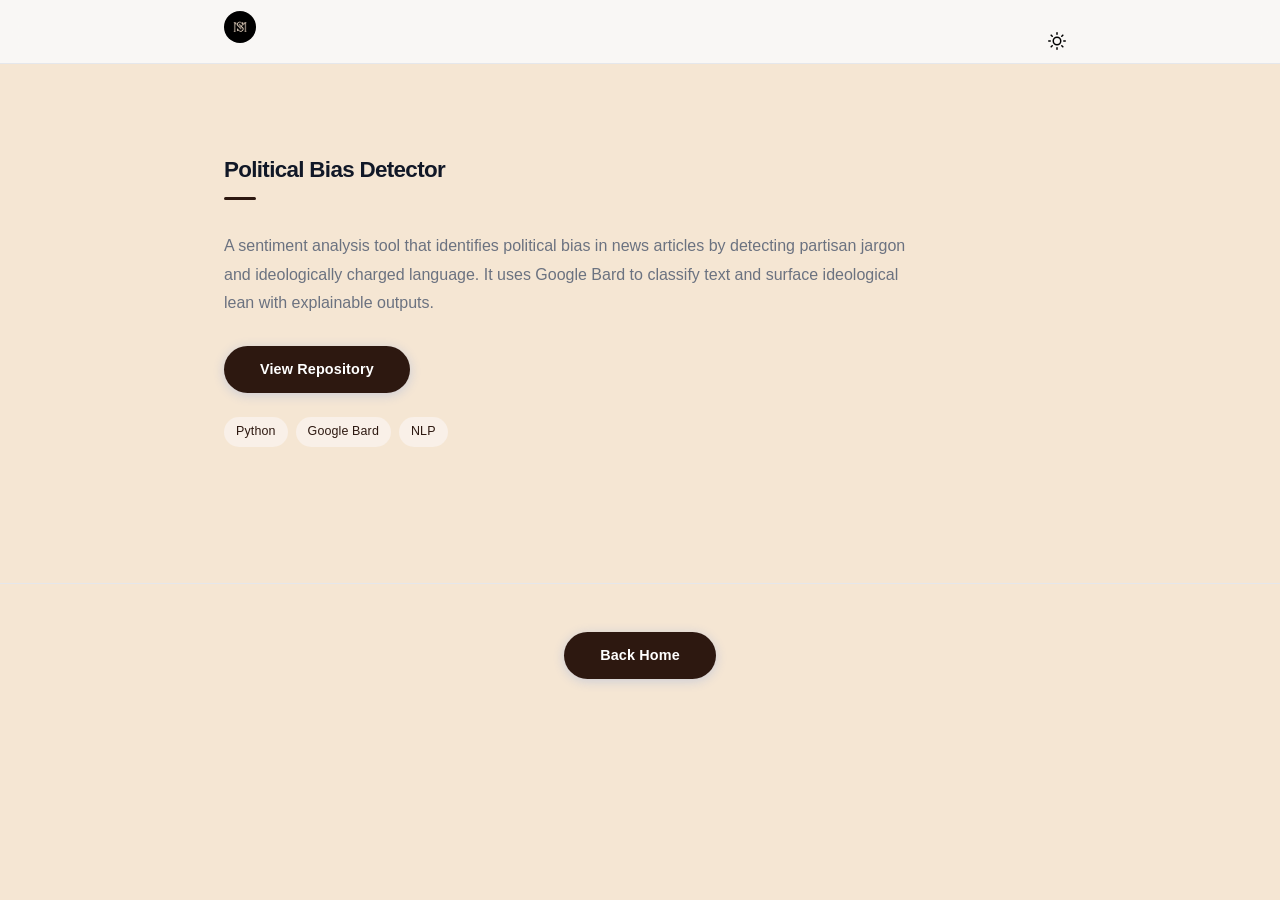
<file: political-bias-detector.html>
<!DOCTYPE html>
<html lang="en">
<head>
  <meta charset="UTF-8" />
  <meta name="viewport" content="width=device-width, initial-scale=1.0" />
  <title>Political Bias Detector — Manav Soni</title>
  <link rel="stylesheet" href="style.css" />
</head>
<body>
  <header class="nav">
    <div class="container nav-inner">
      <a href="index.html" class="nav-logo"><img src="logo.jpeg" alt="Manav" class="nav-logo-img"></a>
      <button class="theme-toggle" aria-label="Toggle theme" title="Toggle dark/light mode">
        <svg class="sun-icon" xmlns="http://www.w3.org/2000/svg" viewBox="0 0 24 24" fill="none" stroke="currentColor" stroke-width="2" stroke-linecap="round" stroke-linejoin="round" width="18" height="18">
          <circle cx="12" cy="12" r="5"/>
          <line x1="12" y1="1" x2="12" y2="3"/>
          <line x1="12" y1="21" x2="12" y2="23"/>
          <line x1="4.22" y1="4.22" x2="5.64" y2="5.64"/>
          <line x1="18.36" y1="18.36" x2="19.78" y2="19.78"/>
          <line x1="1" y1="12" x2="3" y2="12"/>
          <line x1="21" y1="12" x2="23" y2="12"/>
          <line x1="4.22" y1="19.78" x2="5.64" y2="18.36"/>
          <line x1="18.36" y1="5.64" x2="19.78" y2="4.22"/>
        </svg>
        <svg class="moon-icon" xmlns="http://www.w3.org/2000/svg" viewBox="0 0 24 24" fill="none" stroke="currentColor" stroke-width="2" stroke-linecap="round" stroke-linejoin="round" width="18" height="18">
          <path d="M21 12.79A9 9 0 1 1 11.21 3 7 7 0 0 0 21 12.79z"/>
        </svg>
      </button>
    </div>
  </header>

  <main class="section">
    <div class="container">
      <h1 class="section-title">Political Bias Detector</h1>
      <p class="project-detail-text">A sentiment analysis tool that identifies political bias in news articles by detecting partisan jargon and ideologically charged language. It uses Google Bard to classify text and surface ideological lean with explainable outputs.</p>
      <div class="detail-links">
        <a href="https://github.com/NavCodesBig" target="_blank" rel="noopener" class="btn-primary">View Repository</a>
      </div>
      <div class="tags" style="margin-top:1.5rem;">
        <span class="tag">Python</span>
        <span class="tag">Google Bard</span>
        <span class="tag">NLP</span>
      </div>
    </div>
  </main>

  <footer class="project-footer">
    <div class="container">
      <a href="index.html" class="btn-primary">Back Home</a>
    </div>
  </footer>

  <script>
    // === THEME TOGGLE ===
    const themeToggle = document.querySelector('.theme-toggle');
    const html = document.documentElement;

    // Check for saved theme preference or default to light mode
    const currentTheme = localStorage.getItem('theme') || 'light';
    html.setAttribute('data-theme', currentTheme);

    // Theme toggle functionality
    themeToggle.addEventListener('click', () => {
      const currentTheme = html.getAttribute('data-theme');
      const newTheme = currentTheme === 'light' ? 'dark' : 'light';
      
      html.setAttribute('data-theme', newTheme);
      localStorage.setItem('theme', newTheme);
    });
  </script>
</body>
</html>
</file>
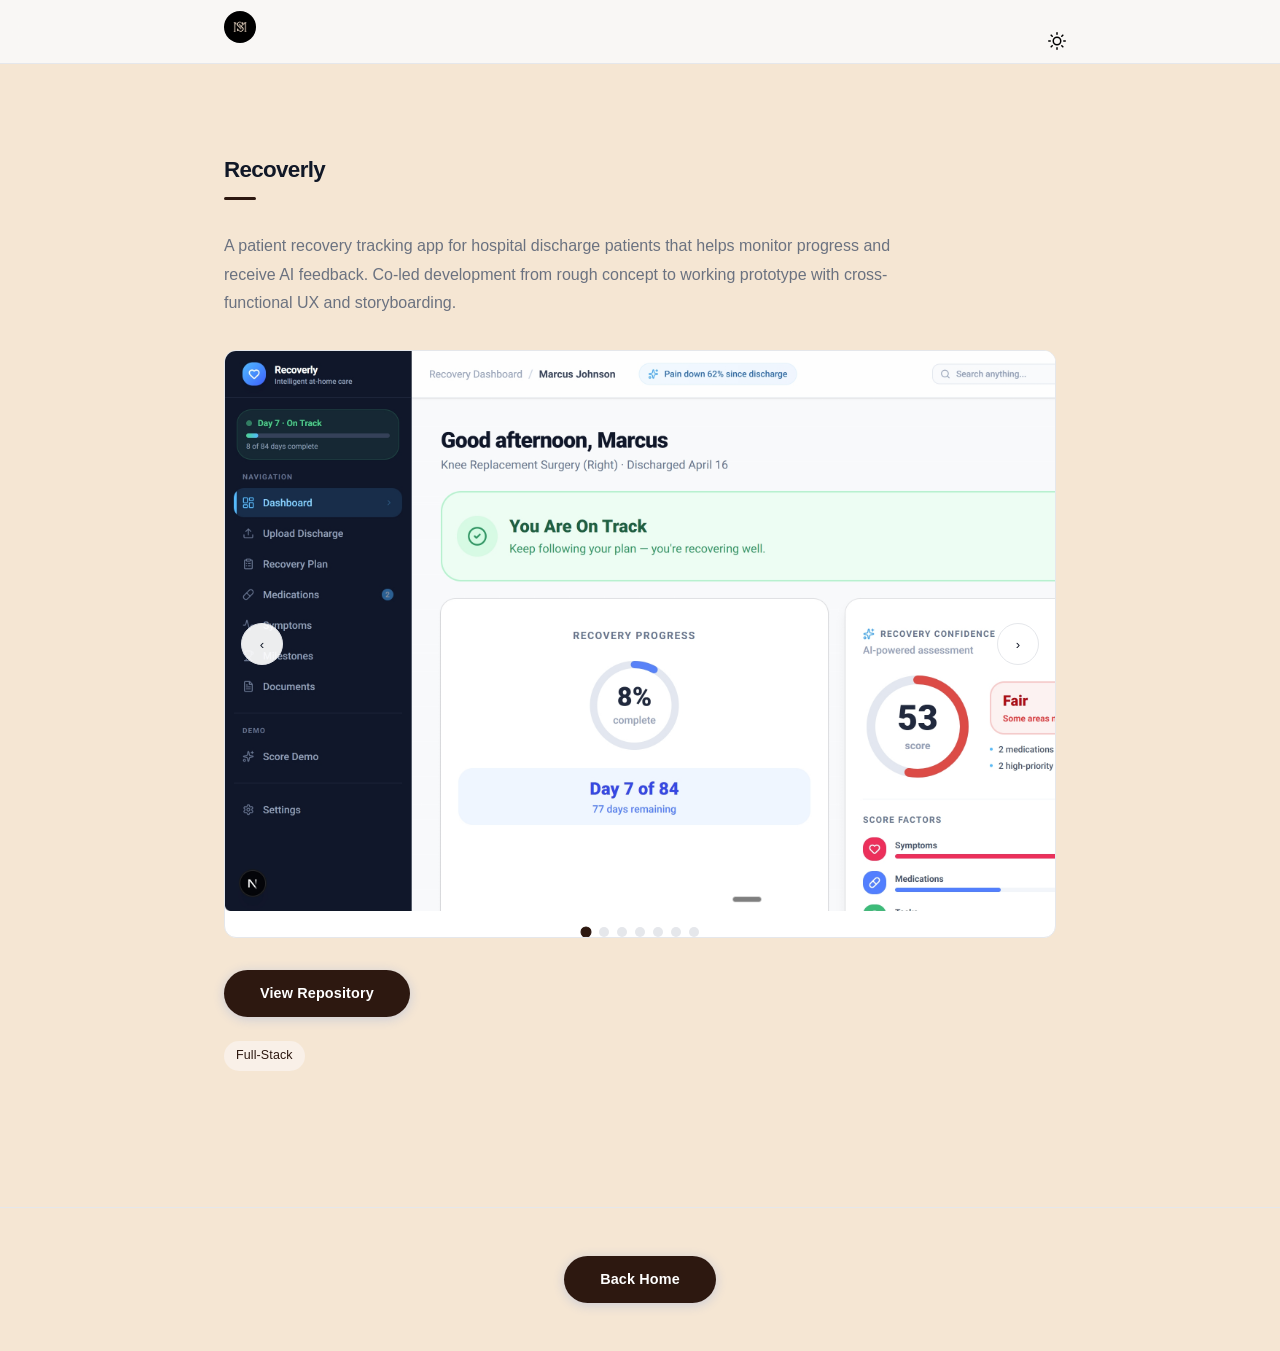
<file: recoverly.html>
<!DOCTYPE html>
<html lang="en">
<head>
  <meta charset="UTF-8" />
  <meta name="viewport" content="width=device-width, initial-scale=1.0" />
  <title>Recoverly — Manav Soni</title>
  <link rel="stylesheet" href="style.css" />
</head>
<body>
  <header class="nav">
    <div class="container nav-inner">
      <a href="index.html" class="nav-logo"><img src="logo.jpeg" alt="Manav" class="nav-logo-img"></a>
      <button class="theme-toggle" aria-label="Toggle theme" title="Toggle dark/light mode">
        <svg class="sun-icon" xmlns="http://www.w3.org/2000/svg" viewBox="0 0 24 24" fill="none" stroke="currentColor" stroke-width="2" stroke-linecap="round" stroke-linejoin="round" width="18" height="18">
          <circle cx="12" cy="12" r="5"/>
          <line x1="12" y1="1" x2="12" y2="3"/>
          <line x1="12" y1="21" x2="12" y2="23"/>
          <line x1="4.22" y1="4.22" x2="5.64" y2="5.64"/>
          <line x1="18.36" y1="18.36" x2="19.78" y2="19.78"/>
          <line x1="1" y1="12" x2="3" y2="12"/>
          <line x1="21" y1="12" x2="23" y2="12"/>
          <line x1="4.22" y1="19.78" x2="5.64" y2="18.36"/>
          <line x1="18.36" y1="5.64" x2="19.78" y2="4.22"/>
        </svg>
        <svg class="moon-icon" xmlns="http://www.w3.org/2000/svg" viewBox="0 0 24 24" fill="none" stroke="currentColor" stroke-width="2" stroke-linecap="round" stroke-linejoin="round" width="18" height="18">
          <path d="M21 12.79A9 9 0 1 1 11.21 3 7 7 0 0 0 21 12.79z"/>
        </svg>
      </button>
    </div>
  </header>

  <main class="section">
    <div class="container">
      <h1 class="section-title">Recoverly</h1>
      <p class="project-detail-text">A patient recovery tracking app for hospital discharge patients that helps monitor progress and receive AI feedback. Co-led development from rough concept to working prototype with cross-functional UX and storyboarding.</p>

      <div class="carousel">
        <div class="carousel-track">
          <div class="carousel-slide"><img src="Recoverly Images/Recoverly image 1.png" alt="Recoverly screenshot 1"></div>
          <div class="carousel-slide"><img src="Recoverly Images/Recoverly image 2.png" alt="Recoverly screenshot 2"></div>
          <div class="carousel-slide"><img src="Recoverly Images/Recoverly image 3.png" alt="Recoverly screenshot 3"></div>
          <div class="carousel-slide"><img src="Recoverly Images/Recoverly image 4.png" alt="Recoverly screenshot 4"></div>
          <div class="carousel-slide"><img src="Recoverly Images/Recoverly image 5.png" alt="Recoverly screenshot 5"></div>
          <div class="carousel-slide"><img src="Recoverly Images/Recoverely image 6.png" alt="Recoverly screenshot 6"></div>
          <div class="carousel-slide"><img src="Recoverly Images/Recoverely image 7.png" alt="Recoverly screenshot 7"></div>
        </div>
        <button class="carousel-control prev" aria-label="Previous image">‹</button>
        <button class="carousel-control next" aria-label="Next image">›</button>
        <div class="carousel-dots">
          <button class="carousel-dot active" aria-label="Slide 1"></button>
          <button class="carousel-dot" aria-label="Slide 2"></button>
          <button class="carousel-dot" aria-label="Slide 3"></button>
          <button class="carousel-dot" aria-label="Slide 4"></button>
          <button class="carousel-dot" aria-label="Slide 5"></button>
          <button class="carousel-dot" aria-label="Slide 6"></button>
          <button class="carousel-dot" aria-label="Slide 7"></button>
        </div>
      </div>

      <div class="detail-links">
        <a href="https://github.com/NavCodesBig" target="_blank" rel="noopener" class="btn-primary">View Repository</a>
      </div>
      <div class="tags" style="margin-top:1.5rem;">
        <span class="tag">Full-Stack</span>
      </div>
    </div>
  </main>

  <footer class="project-footer">
    <div class="container">
      <a href="index.html" class="btn-primary">Back Home</a>
    </div>
  </footer>

  <script>
    // === THEME TOGGLE ===
    const themeToggle = document.querySelector('.theme-toggle');
    const html = document.documentElement;

    // Check for saved theme preference or default to light mode
    const currentTheme = localStorage.getItem('theme') || 'light';
    html.setAttribute('data-theme', currentTheme);

    // Theme toggle functionality
    themeToggle.addEventListener('click', () => {
      const currentTheme = html.getAttribute('data-theme');
      const newTheme = currentTheme === 'light' ? 'dark' : 'light';
      
      html.setAttribute('data-theme', newTheme);
      localStorage.setItem('theme', newTheme);
    });

    // === RECOVERLY CAROUSEL ===
    const recoverlyTrack = document.querySelector('.carousel-track');
    const recoverlySlides = document.querySelectorAll('.carousel-slide');
    const recoverlyPrev = document.querySelector('.carousel-control.prev');
    const recoverlyNext = document.querySelector('.carousel-control.next');
    const recoverlyDots = document.querySelectorAll('.carousel-dot');
    let recoverlyIndex = 0;

    const updateRecoverlyCarousel = () => {
      recoverlyTrack.style.transform = `translateX(-${recoverlyIndex * 100}%)`;
      recoverlyDots.forEach((dot, idx) => dot.classList.toggle('active', idx === recoverlyIndex));
    };

    recoverlyPrev.addEventListener('click', () => {
      recoverlyIndex = (recoverlyIndex - 1 + recoverlySlides.length) % recoverlySlides.length;
      updateRecoverlyCarousel();
    });

    recoverlyNext.addEventListener('click', () => {
      recoverlyIndex = (recoverlyIndex + 1) % recoverlySlides.length;
      updateRecoverlyCarousel();
    });

    recoverlyDots.forEach((dot, idx) => {
      dot.addEventListener('click', () => {
        recoverlyIndex = idx;
        updateRecoverlyCarousel();
      });
    });
  </script>
</body>
</html>
</file>
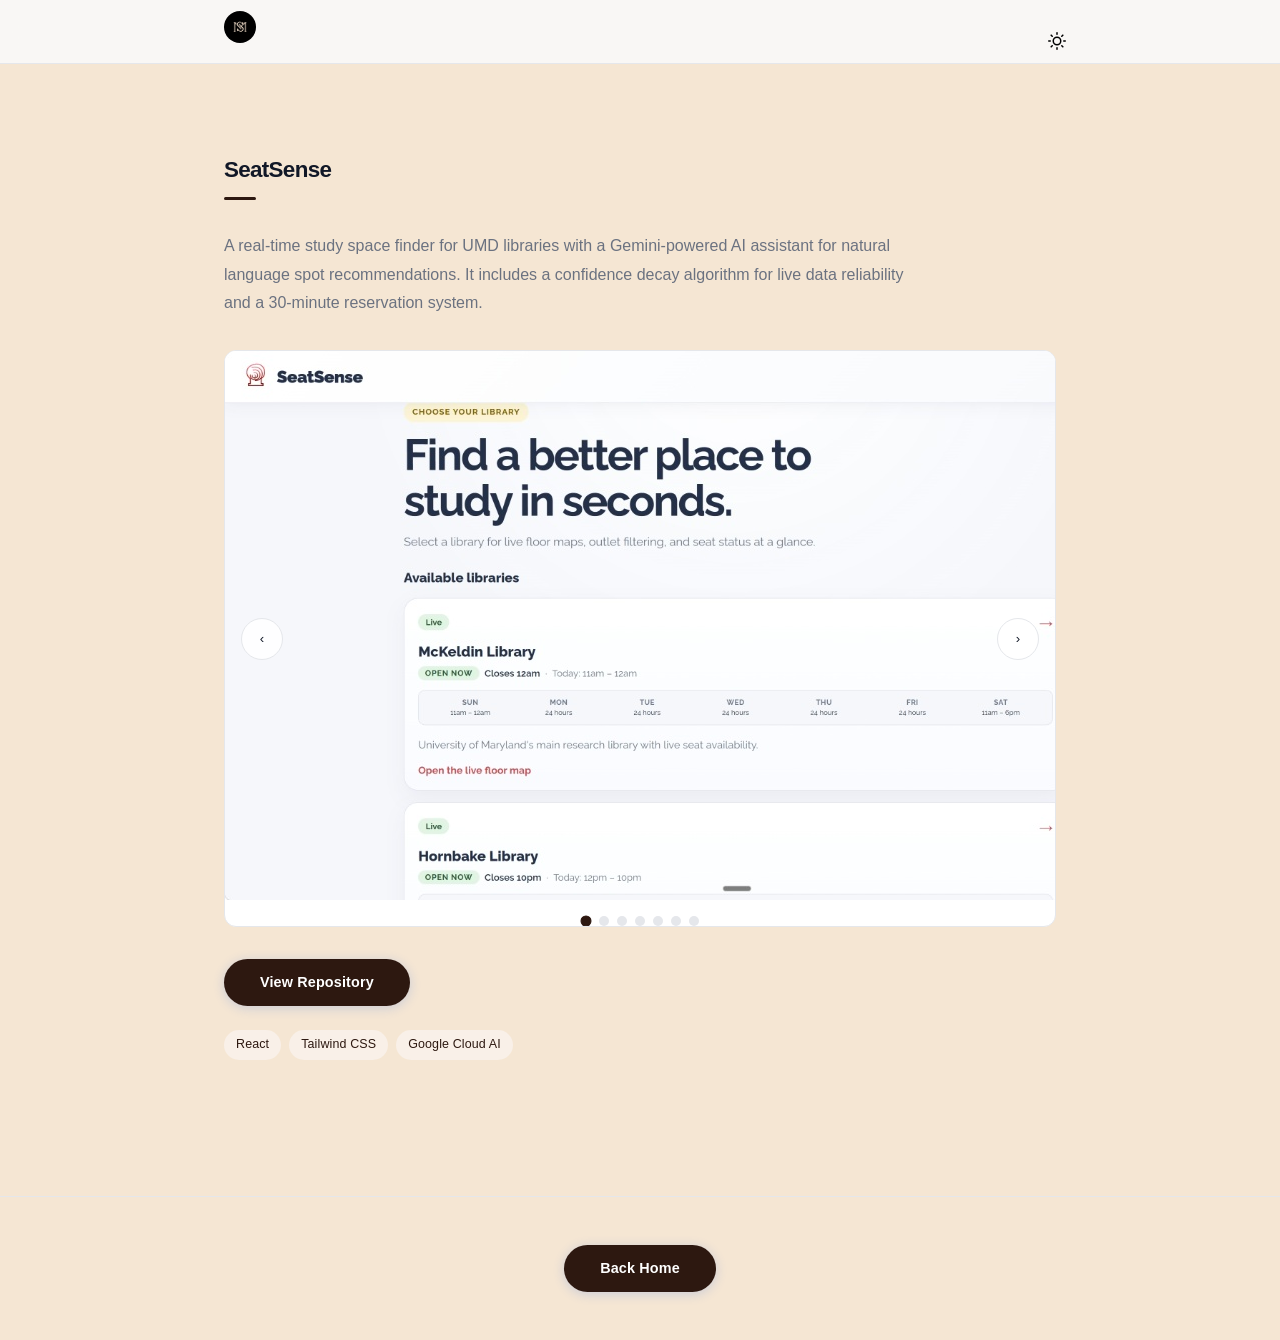
<file: seatsense.html>
<!DOCTYPE html>
<html lang="en">
<head>
  <meta charset="UTF-8" />
  <meta name="viewport" content="width=device-width, initial-scale=1.0" />
  <title>SeatSense — Manav Soni</title>
  <link rel="stylesheet" href="style.css" />
</head>
<body>
  <header class="nav">
    <div class="container nav-inner">
      <a href="index.html" class="nav-logo"><img src="logo.jpeg" alt="Manav" class="nav-logo-img"></a>
      <button class="theme-toggle" aria-label="Toggle theme" title="Toggle dark/light mode">
        <svg class="sun-icon" xmlns="http://www.w3.org/2000/svg" viewBox="0 0 24 24" fill="none" stroke="currentColor" stroke-width="2" stroke-linecap="round" stroke-linejoin="round" width="18" height="18">
          <circle cx="12" cy="12" r="5"/>
          <line x1="12" y1="1" x2="12" y2="3"/>
          <line x1="12" y1="21" x2="12" y2="23"/>
          <line x1="4.22" y1="4.22" x2="5.64" y2="5.64"/>
          <line x1="18.36" y1="18.36" x2="19.78" y2="19.78"/>
          <line x1="1" y1="12" x2="3" y2="12"/>
          <line x1="21" y1="12" x2="23" y2="12"/>
          <line x1="4.22" y1="19.78" x2="5.64" y2="18.36"/>
          <line x1="18.36" y1="5.64" x2="19.78" y2="4.22"/>
        </svg>
        <svg class="moon-icon" xmlns="http://www.w3.org/2000/svg" viewBox="0 0 24 24" fill="none" stroke="currentColor" stroke-width="2" stroke-linecap="round" stroke-linejoin="round" width="18" height="18">
          <path d="M21 12.79A9 9 0 1 1 11.21 3 7 7 0 0 0 21 12.79z"/>
        </svg>
      </button>
    </div>
  </header>

  <main class="section">
    <div class="container">
      <h1 class="section-title">SeatSense</h1>
      <p class="project-detail-text">A real-time study space finder for UMD libraries with a Gemini-powered AI assistant for natural language spot recommendations. It includes a confidence decay algorithm for live data reliability and a 30-minute reservation system.</p>

      <div class="carousel">
        <div class="carousel-track">
          <div class="carousel-slide"><img src="SeatSense Images/SeatSense.jpg" alt="SeatSense screenshot 1"></div>
          <div class="carousel-slide"><img src="SeatSense Images/SeatSense1.jpg" alt="SeatSense screenshot 2"></div>
          <div class="carousel-slide"><img src="SeatSense Images/SeatSense2.jpg" alt="SeatSense screenshot 3"></div>
          <div class="carousel-slide"><img src="SeatSense Images/SeatSense3.jpg" alt="SeatSense screenshot 4"></div>
          <div class="carousel-slide"><img src="SeatSense Images/SeatSense4.jpg" alt="SeatSense screenshot 5"></div>
          <div class="carousel-slide"><img src="SeatSense Images/SeatSense5.jpg" alt="SeatSense screenshot 6"></div>
          <div class="carousel-slide"><img src="SeatSense Images/SeatSense6.jpg" alt="SeatSense screenshot 7"></div>
        </div>
        <button class="carousel-control prev" aria-label="Previous image">‹</button>
        <button class="carousel-control next" aria-label="Next image">›</button>
        <div class="carousel-dots">
          <button class="carousel-dot active" aria-label="Slide 1"></button>
          <button class="carousel-dot" aria-label="Slide 2"></button>
          <button class="carousel-dot" aria-label="Slide 3"></button>
          <button class="carousel-dot" aria-label="Slide 4"></button>
          <button class="carousel-dot" aria-label="Slide 5"></button>
          <button class="carousel-dot" aria-label="Slide 6"></button>
          <button class="carousel-dot" aria-label="Slide 7"></button>
        </div>
      </div>

      <div class="detail-links">
        <a href="https://github.com/NavCodesBig" target="_blank" rel="noopener" class="btn-primary">View Repository</a>
      </div>
      <div class="tags" style="margin-top:1.5rem;">
        <span class="tag">React</span>
        <span class="tag">Tailwind CSS</span>
        <span class="tag">Google Cloud AI</span>
      </div>
    </div>
  </main>

  <footer class="project-footer">
    <div class="container">
      <a href="index.html" class="btn-primary">Back Home</a>
    </div>
  </footer>

  <script>
    // === THEME TOGGLE ===
    const themeToggle = document.querySelector('.theme-toggle');
    const html = document.documentElement;

    // Check for saved theme preference or default to light mode
    const currentTheme = localStorage.getItem('theme') || 'light';
    html.setAttribute('data-theme', currentTheme);

    // Theme toggle functionality
    themeToggle.addEventListener('click', () => {
      const currentTheme = html.getAttribute('data-theme');
      const newTheme = currentTheme === 'light' ? 'dark' : 'light';
      
      html.setAttribute('data-theme', newTheme);
      localStorage.setItem('theme', newTheme);
    });

    // === SEATSENSE CAROUSEL ===
    const seatsenseTrack = document.querySelector('.carousel-track');
    const seatsenseSlides = document.querySelectorAll('.carousel-slide');
    const seatsensePrev = document.querySelector('.carousel-control.prev');
    const seatsenseNext = document.querySelector('.carousel-control.next');
    const seatsenseDots = document.querySelectorAll('.carousel-dot');
    let seatsenseIndex = 0;

    const updateSeatSenseCarousel = () => {
      seatsenseTrack.style.transform = `translateX(-${seatsenseIndex * 100}%)`;
      seatsenseDots.forEach((dot, idx) => dot.classList.toggle('active', idx === seatsenseIndex));
    };

    seatsensePrev.addEventListener('click', () => {
      seatsenseIndex = (seatsenseIndex - 1 + seatsenseSlides.length) % seatsenseSlides.length;
      updateSeatSenseCarousel();
    });

    seatsenseNext.addEventListener('click', () => {
      seatsenseIndex = (seatsenseIndex + 1) % seatsenseSlides.length;
      updateSeatSenseCarousel();
    });

    seatsenseDots.forEach((dot, idx) => {
      dot.addEventListener('click', () => {
        seatsenseIndex = idx;
        updateSeatSenseCarousel();
      });
    });
  </script>
</body>
</html>
</file>
<file: style.css>
/* === RESET & BASE === */
*, *::before, *::after {
  box-sizing: border-box;
  margin: 0;
  padding: 0;
}

html {
  scroll-behavior: smooth;
  font-size: 16px;
}

body {
  font-family: 'Inter', -apple-system, BlinkMacSystemFont, 'Segoe UI', sans-serif;
  background: var(--bg);
  color: var(--text);
  line-height: 1.6;
  -webkit-font-smoothing: antialiased;
}

/* === VARIABLES === */
:root {
  --bg: #f5e6d3;
  --bg-alt: #ffffff;
  --bg-card: #ffffff;
  --text: #111827;
  --text-muted: #6b7280;
  --text-light: #9ca3af;
  --accent: #2d1810;
  --accent-hover: #3d2418;
  --accent-bg: #f9f0e8;
  --border: #e5e7eb;
  --shadow-sm: 0 1px 3px rgba(0,0,0,0.06), 0 1px 2px rgba(0,0,0,0.04);
  --shadow-md: 0 4px 16px rgba(0,0,0,0.06);
  --shadow-hover: 0 8px 28px rgba(45,24,16,0.1);
  --nav-h: 64px;
  --max-w: 880px;
  --radius: 12px;
  --radius-sm: 8px;
  --btn-text: #ffffff;
}

/* Dark mode variables */
[data-theme="dark"] {
  --bg: #000000;
  --bg-alt: #3d2d20;
  --bg-card: #342318;
  --text: #ffffff;
  --text-muted: #d7b999;
  --text-light: #e0c7aa;
  --accent: #f5e6d3;
  --accent-hover: #e8d5c4;
  --accent-bg: #2f2115;
  --border: #4f3c2c;
  --shadow-sm: 0 1px 3px rgba(0,0,0,0.3), 0 1px 2px rgba(0,0,0,0.2);
  --shadow-md: 0 4px 16px rgba(0,0,0,0.3);
  --shadow-hover: 0 8px 28px rgba(45,24,16,0.15);
  --btn-text: #000000;
}

/* === CONTAINER === */
.container {
  max-width: var(--max-w);
  margin: 0 auto;
  padding: 0 1.5rem;
}

/* === NAV === */
.nav {
  position: sticky;
  top: 0;
  z-index: 100;
  height: var(--nav-h);
  display: flex;
  align-items: center;
  background: rgba(250, 250, 250, 0.88);
  backdrop-filter: blur(14px);
  -webkit-backdrop-filter: blur(14px);
  border-bottom: 1px solid var(--border);
  transition: box-shadow 0.2s;
}

.nav.scrolled {
  box-shadow: var(--shadow-sm);
}

.nav-inner {
  display: flex;
  align-items: center;
  justify-content: space-between;
  width: 100%;
}

.nav-logo {
  font-size: 1.15rem;
  font-weight: 800;
  color: var(--text);
  text-decoration: none;
  letter-spacing: -0.04em;
  transition: color 0.2s;
}

.nav-logo-img {
  height: 32px;
  width: 32px;
  border-radius: 50%;
  object-fit: cover;
  transition: opacity 0.2s;
}

.nav-logo:hover .nav-logo-img {
  opacity: 0.8;
}

.nav-logo:hover {
  color: var(--accent);
}

.nav-links {
  list-style: none;
  display: flex;
  gap: 2rem;
  align-items: center;
}

.nav-links a {
  text-decoration: none;
  color: var(--text-muted);
  font-size: 0.875rem;
  font-weight: 500;
  transition: color 0.2s;
  position: relative;
  padding-bottom: 2px;
}

.nav-links a::after {
  content: '';
  position: absolute;
  bottom: -2px;
  left: 0;
  width: 0;
  height: 2px;
  background: var(--accent);
  border-radius: 2px;
  transition: width 0.2s;
}

.nav-links a:hover,
.nav-links a.active {
  color: var(--accent);
}

.nav-links a:hover::after,
.nav-links a.active::after {
  width: 100%;
}

/* Dark mode nav overrides */
[data-theme="dark"] .nav-logo,
[data-theme="dark"] .nav-links a {
  color: #d7b999;
}

[data-theme="dark"] .nav-links a:hover,
[data-theme="dark"] .nav-links a.active {
  color: #000000;
}

/* Mobile nav toggle */
.nav-toggle {
  display: none;
  flex-direction: column;
  gap: 5px;
  background: none;
  border: none;
  cursor: pointer;
  padding: 4px;
}

.nav-toggle span {
  display: block;
  width: 22px;
  height: 2px;
  background: var(--text);
  border-radius: 2px;
  transition: all 0.3s;
}

/* Theme toggle */
.theme-toggle {
  background: none;
  border: none;
  cursor: pointer;
  padding: 8px;
  border-radius: 8px;
  transition: background-color 0.2s;
  margin-left: 1rem;
  position: relative;
}

.theme-toggle:hover {
  background: var(--accent-bg);
}

.theme-toggle .sun-icon,
.theme-toggle .moon-icon {
  transition: opacity 0.3s, transform 0.3s;
  position: absolute;
  top: 8px;
  left: 8px;
}

.theme-toggle .sun-icon {
  opacity: 1;
}

.theme-toggle .moon-icon {
  opacity: 0;
}

[data-theme="dark"] .theme-toggle .sun-icon {
  opacity: 0;
}

[data-theme="dark"] .theme-toggle .moon-icon {
  opacity: 1;
}

/* === SECTIONS === */
.section {
  padding: 5.5rem 0;
}

.alt-bg {
  background: var(--bg-alt);
}

.section-title {
  font-size: 1.4rem;
  font-weight: 800;
  color: var(--text);
  margin-bottom: 2rem;
  letter-spacing: -0.03em;
  position: relative;
  padding-bottom: 0.75rem;
}

.section-title::after {
  content: '';
  position: absolute;
  bottom: 0;
  left: 0;
  width: 2rem;
  height: 3px;
  background: var(--accent);
  border-radius: 3px;
}

/* === HERO === */
.hero {
  padding: 6.5rem 0 5.5rem;
  background: var(--bg);
}

.hero-inner {
  text-align: center;
}

.avatar {
  width: 96px;
  height: 96px;
  border-radius: 50%;
  margin: 0 auto 1.5rem;
  box-shadow: 0 0 0 4px #fff, 0 0 0 6px #e5e7eb;
  object-fit: cover;
  user-select: none;
}

.hero-name {
  font-size: clamp(2.2rem, 5vw, 3rem);
  font-weight: 800;
  letter-spacing: -0.05em;
  color: var(--text);
  line-height: 1.05;
  margin-bottom: 0.5rem;
}

.hero-tagline {
  font-size: 1.15rem;
  color: var(--text-muted);
  margin-bottom: 1.5rem;
  font-style: italic;
  font-weight: 400;
}

.hero-bio {
  max-width: 500px;
  margin: 0 auto 2rem;
  color: var(--text-muted);
  font-size: 0.95rem;
  line-height: 1.75;
}

.highlight {
  color: var(--accent);
  font-weight: 600;
}

/* === SOCIAL LINKS === */
.social-links {
  display: flex;
  gap: 0.75rem;
  justify-content: center;
  flex-wrap: wrap;
}

.social-link {
  display: inline-flex;
  align-items: center;
  gap: 0.4rem;
  color: var(--text);
  text-decoration: none;
  font-size: 0.85rem;
  font-weight: 500;
  padding: 0.5rem 1.1rem;
  border: 1.5px solid var(--border);
  border-radius: 999px;
  background: var(--bg-card);
  transition: all 0.2s;
}

.social-link:hover {
  border-color: var(--accent);
  color: var(--accent);
  transform: translateY(-2px);
  box-shadow: var(--shadow-hover);
}

/* === SKILLS === */
.skills-grid {
  display: grid;
  grid-template-columns: repeat(auto-fit, minmax(240px, 1fr));
  gap: 1rem;
}

.skill-card {
  background: var(--bg-card);
  border: 1.5px solid var(--border);
  border-radius: var(--radius);
  padding: 1.5rem;
  transition: border-color 0.2s, box-shadow 0.2s;
}

.skill-card:hover {
  border-color: var(--accent);
  box-shadow: var(--shadow-hover);
}

.skill-card h3 {
  font-size: 0.7rem;
  font-weight: 700;
  text-transform: uppercase;
  letter-spacing: 0.1em;
  color: var(--text-light);
  margin-bottom: 1rem;
}

/* === TAGS === */
.tags {
  display: flex;
  flex-wrap: wrap;
  gap: 0.5rem;
}

.tag {
  font-size: 0.78rem;
  padding: 0.3rem 0.75rem;
  background: var(--accent-bg);
  color: var(--accent);
  border-radius: 999px;
  font-weight: 500;
  letter-spacing: 0.01em;
}

/* === EXPERIENCE TIMELINE === */
.timeline {
  position: relative;
  display: flex;
  flex-direction: column;
}

.timeline::before {
  content: '';
  position: absolute;
  left: 6px;
  top: 8px;
  bottom: 0;
  width: 1.5px;
  background: var(--border);
}

.timeline-item {
  display: flex;
  gap: 1.5rem;
  padding-bottom: 2.5rem;
  position: relative;
}

.timeline-item:last-child {
  padding-bottom: 0;
}

.timeline-dot {
  width: 14px;
  height: 14px;
  min-width: 14px;
  border-radius: 50%;
  background: var(--accent);
  margin-top: 5px;
  position: relative;
  z-index: 1;
  border: 2.5px solid var(--bg);
  box-shadow: 0 0 0 1.5px var(--border);
  transition: transform 0.2s;
}

.timeline-item:hover .timeline-dot {
  transform: scale(1.2);
  box-shadow: 0 0 0 1.5px var(--accent);
}

.timeline-content {
  flex: 1;
}

.timeline-header {
  display: flex;
  align-items: baseline;
  gap: 0.6rem;
  flex-wrap: wrap;
  margin-bottom: 0.2rem;
}

.timeline-header h3 {
  font-size: 0.975rem;
  font-weight: 700;
  color: var(--text);
}

.timeline-org {
  color: var(--text-muted);
  font-size: 0.85rem;
}

.timeline-date {
  display: block;
  font-size: 0.775rem;
  color: var(--accent);
  font-weight: 600;
  margin-bottom: 0.7rem;
  letter-spacing: 0.01em;
}

.timeline-content ul {
  padding-left: 1.1rem;
  display: flex;
  flex-direction: column;
  gap: 0.35rem;
}

.timeline-content li {
  font-size: 0.875rem;
  color: var(--text-muted);
  line-height: 1.65;
}

/* === PROJECTS === */
.projects-grid {
  display: grid;
  grid-template-columns: repeat(auto-fit, minmax(340px, 1fr));
  gap: 1rem;
}

.project-card {
  background: var(--bg-card);
  border: 1.5px solid var(--border);
  border-radius: var(--radius);
  padding: 1.5rem;
  display: flex;
  flex-direction: column;
  gap: 0.75rem;
  transition: all 0.2s;
  text-decoration: none;
  color: inherit;
}

.project-card:hover {
  border-color: var(--accent);
  box-shadow: var(--shadow-hover);
  transform: translateY(-3px);
}

.project-detail-text {
  font-size: 1rem;
  color: var(--text-muted);
  line-height: 1.8;
  max-width: 700px;
  margin-bottom: 1.75rem;
}

.detail-links {
  display: flex;
  gap: 1rem;
  flex-wrap: wrap;
  align-items: center;
}

.carousel {
  position: relative;
  overflow: hidden;
  border-radius: var(--radius);
  border: 1.5px solid var(--border);
  background: var(--bg-card);
  margin: 2rem 0;
}

.carousel-track {
  display: flex;
  transition: transform 0.35s ease;
}

.carousel-slide {
  min-width: 100%;
  flex-shrink: 0;
}

.carousel-slide img {
  width: 100%;
  max-height: 560px;
  display: block;
  object-fit: contain;
  background: var(--bg-card);
}

.carousel-control {
  position: absolute;
  top: 50%;
  transform: translateY(-50%);
  width: 42px;
  height: 42px;
  border-radius: 999px;
  border: 1px solid var(--border);
  background: rgba(255,255,255,0.92);
  color: var(--text);
  display: grid;
  place-items: center;
  cursor: pointer;
  transition: all 0.2s ease;
}

.carousel-control:hover {
  background: var(--accent-bg);
  transform: translateY(-50%) scale(1.05);
}

.carousel-control.prev {
  left: 1rem;
}

.carousel-control.next {
  right: 1rem;
}

.carousel-dots {
  display: flex;
  justify-content: center;
  gap: 0.5rem;
  margin: 1rem 0 0;
}

.carousel-dot {
  width: 10px;
  height: 10px;
  border-radius: 50%;
  background: var(--border);
  border: 1px solid transparent;
  cursor: pointer;
  transition: all 0.2s ease;
}

.carousel-dot.active {
  background: var(--accent);
  border-color: var(--accent);
  transform: scale(1.1);
}

html[data-theme="dark"] .carousel-control {
  background: rgba(0,0,0,0.6);
  border-color: var(--border);
}

html[data-theme="dark"] .carousel-dot {
  background: #4f3c2c;
}

.project-footer {
  padding: 3rem 0;
  text-align: center;
  border-top: 1px solid var(--border);
  margin-top: 3rem;
}

.project-header {
  display: flex;
  align-items: flex-start;
  justify-content: space-between;
  gap: 0.75rem;
}

.project-header h3 {
  font-size: 1rem;
  font-weight: 700;
  color: var(--text);
  letter-spacing: -0.02em;
}

.project-badge {
  font-size: 0.68rem;
  padding: 0.25rem 0.65rem;
  background: var(--accent-bg);
  color: var(--accent);
  border-radius: 999px;
  font-weight: 700;
  white-space: nowrap;
  letter-spacing: 0.01em;
}

.project-card p {
  font-size: 0.875rem;
  color: var(--text-muted);
  line-height: 1.7;
  flex: 1;
}

/* === HACKATHON STATS === */
.hackathon-stats {
  display: flex;
  align-items: center;
  justify-content: center;
  gap: 2rem;
  margin: 2rem 0 3rem;
  padding: 2rem;
  background: var(--bg-card);
  border: 1.5px solid var(--border);
  border-radius: var(--radius);
  box-shadow: var(--shadow-sm);
}

.stat-item {
  text-align: center;
}

.stat-number {
  font-size: 3rem;
  font-weight: 800;
  color: var(--accent);
  line-height: 1;
  margin-bottom: 0.5rem;
  letter-spacing: -0.02em;
}

.stat-label {
  font-size: 0.9rem;
  font-weight: 600;
  color: var(--text);
  text-transform: uppercase;
  letter-spacing: 0.05em;
}

.stat-divider {
  width: 1px;
  height: 60px;
  background: var(--border);
}

/* === LEADERSHIP & CERTS === */
.certs-grid {
  display: flex;
  flex-direction: column;
  gap: 0.85rem;
}

.cert-item {
  display: flex;
  align-items: flex-start;
  gap: 1rem;
  background: var(--bg-card);
  border: 1.5px solid var(--border);
  border-radius: var(--radius);
  padding: 1.2rem 1.5rem;
  transition: border-color 0.2s, box-shadow 0.2s;
}

.cert-item:hover {
  border-color: var(--accent);
  box-shadow: var(--shadow-hover);
}

.cert-icon {
  width: 36px;
  height: 36px;
  min-width: 36px;
  border-radius: var(--radius-sm);
  background: var(--accent-bg);
  color: var(--accent);
  display: flex;
  align-items: center;
  justify-content: center;
  margin-top: 2px;
}

.cert-item h4 {
  font-size: 0.9rem;
  font-weight: 700;
  color: var(--text);
  margin-bottom: 0.2rem;
  letter-spacing: -0.01em;
}

.cert-item p {
  font-size: 0.825rem;
  color: var(--text-muted);
  line-height: 1.55;
}

/* === CONTACT === */
.contact-inner {
  text-align: center;
}

.contact-sub {
  color: var(--text-muted);
  max-width: 440px;
  margin: 0 auto 2rem;
  font-size: 0.95rem;
  line-height: 1.75;
}

.btn-primary {
  display: inline-block;
  background: var(--accent);
  color: #fff;
  text-decoration: none;
  padding: 0.75rem 2.25rem;
  border-radius: 999px;
  font-weight: 700;
  font-size: 0.9rem;
  letter-spacing: 0.01em;
  transition: all 0.2s;
  box-shadow: 0 2px 12px rgba(37,99,235,0.2);
}

.btn-primary:hover {
  background: var(--accent-hover);
  transform: translateY(-2px);
  box-shadow: 0 8px 24px rgba(37,99,235,0.3);
}

/* Dark mode button text override */
[data-theme="dark"] .btn-primary {
  color: #000000 !important;
}

/* === SEE MORE BUTTON === */
.btn-see-more {
  display: inline-block;
  text-decoration: none;
  color: var(--text-muted);
  font-size: 0.875rem;
  font-weight: 500;
  padding: 0.65rem 1.75rem;
  border: 1.5px solid var(--border);
  border-radius: 999px;
  background: var(--bg-card);
  transition: all 0.2s;
}

.btn-see-more:hover {
  border-color: var(--accent);
  color: var(--accent);
  transform: translateY(-2px);
  box-shadow: var(--shadow-hover);
}

/* === FOOTER === */
footer {
  border-top: 1px solid var(--border);
  padding: 1.75rem 0;
  background: var(--bg);
}

.footer-inner {
  display: flex;
  align-items: center;
  justify-content: space-between;
}

footer p {
  color: var(--text-light);
  font-size: 0.8rem;
}

.back-to-top {
  display: inline-flex;
  align-items: center;
  gap: 0.35rem;
  color: var(--text-muted);
  text-decoration: none;
  font-size: 0.8rem;
  font-weight: 500;
  padding: 0.35rem 0.75rem;
  border: 1.5px solid var(--border);
  border-radius: 999px;
  transition: all 0.2s;
}

.back-to-top:hover {
  color: var(--accent);
  border-color: var(--accent);
  transform: translateY(-1px);
}

/* === SCROLL ANIMATIONS === */
.fade-in {
  opacity: 0;
  transform: translateY(18px);
  transition: opacity 0.55s ease, transform 0.55s ease;
  transition-delay: var(--delay, 0s);
}

.fade-in.visible {
  opacity: 1;
  transform: translateY(0);
}

/* === RESPONSIVE === */
@media (max-width: 700px) {
  .nav-links {
    display: none;
    position: absolute;
    top: var(--nav-h);
    left: 0;
    right: 0;
    background: var(--bg-alt);
    border-bottom: 1px solid var(--border);
    flex-direction: column;
    gap: 0;
    padding: 0.5rem 0;
    box-shadow: var(--shadow-md);
  }

  .nav-links.open {
    display: flex;
  }

  .nav-links li {
    width: 100%;
  }

  .nav-links a {
    display: block;
    padding: 0.75rem 1.5rem;
    font-size: 0.95rem;
  }

  .nav-links a::after {
    display: none;
  }

  .nav-toggle {
    display: flex;
  }

  .nav-toggle.open span:nth-child(1) {
    transform: translateY(7px) rotate(45deg);
  }
  .nav-toggle.open span:nth-child(2) {
    opacity: 0;
  }
  .nav-toggle.open span:nth-child(3) {
    transform: translateY(-7px) rotate(-45deg);
  }

  .section {
    padding: 3.5rem 0;
  }

  .hero {
    padding: 4rem 0 3.5rem;
  }

  .projects-grid {
    grid-template-columns: 1fr;
  }

  .skills-grid {
    grid-template-columns: 1fr;
  }

  .timeline::before {
    display: none;
  }

  .timeline-dot {
    display: none;
  }

  .timeline-item {
    flex-direction: column;
    gap: 0.4rem;
    padding-bottom: 2rem;
    padding-left: 0;
  }

  .footer-inner {
    flex-direction: column;
    gap: 1rem;
    text-align: center;
  }
}

@media (max-width: 480px) {
  .hero-name {
    font-size: 2rem;
  }

  .social-links {
    gap: 0.5rem;
  }

  .social-link {
    padding: 0.45rem 0.85rem;
    font-size: 0.8rem;
  }
}
</file>
